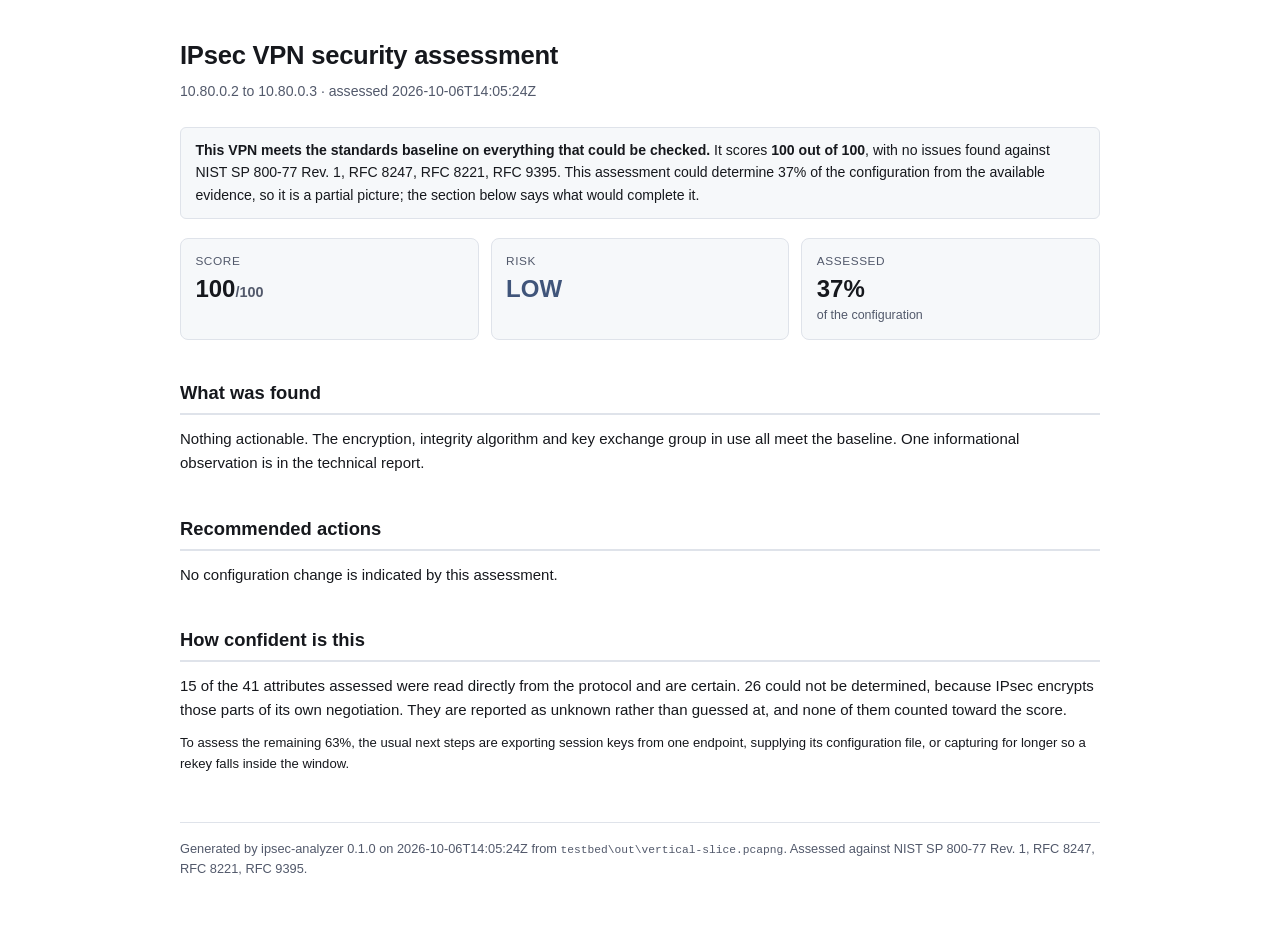
<file: results/vertical-slice-01-executive.html>
<!doctype html>
<html lang="en">
<head>
<meta charset="utf-8">
<meta name="viewport" content="width=device-width, initial-scale=1">
<title>Executive summary - vertical-slice-01</title>
<style>
  /* Self-contained: no web fonts, no CDN, nothing fetched at view time, so the
     report opens on an air-gapped machine (VISION.md principle 6). */
  :root {
    --ink: #16181d;
    --ink-soft: #52596b;
    --line: #dfe3ea;
    --bg: #ffffff;
    --bg-soft: #f6f8fa;
    --critical: #8c1d18;
    --high: #b3400f;
    --medium: #8a6100;
    --low: #40557a;
    --informational: #5a6472;
    --ok: #1a6b4a;
    --observed: #1a6b4a;
    --inferred: #8a6100;
    --assisted: #40557a;
    --unknown: #6b7280;
  }
  * { box-sizing: border-box; }
  body {
    margin: 0 auto; padding: 2.2rem 1.25rem 4rem; max-width: 60rem;
    font: 15px/1.6 -apple-system, BlinkMacSystemFont, "Segoe UI", Roboto, Helvetica, Arial, sans-serif;
    color: var(--ink); background: var(--bg);
  }
  h1 { font-size: 1.6rem; margin: 0 0 .25rem; letter-spacing: -.01em; }
  h2 { font-size: 1.15rem; margin: 2.4rem 0 .75rem; padding-bottom: .35rem;
       border-bottom: 2px solid var(--line); }
  h3 { font-size: .98rem; margin: 1.5rem 0 .5rem; }
  p { margin: .6rem 0; }
  code, .mono { font-family: ui-monospace, SFMono-Regular, Consolas, monospace; font-size: .88em; }
  .sub { color: var(--ink-soft); font-size: .88rem; margin: 0 0 1.5rem; }

  table { width: 100%; border-collapse: collapse; margin: .6rem 0 1rem; font-size: .9rem; }
  th, td { text-align: left; padding: .45rem .6rem; border-bottom: 1px solid var(--line);
           vertical-align: top; }
  th { background: var(--bg-soft); font-weight: 600; font-size: .82rem;
       text-transform: uppercase; letter-spacing: .03em; color: var(--ink-soft); }
  tr:last-child td { border-bottom: none; }

  .cards { display: flex; flex-wrap: wrap; gap: .75rem; margin: 1.2rem 0; }
  .card { flex: 1 1 8.5rem; border: 1px solid var(--line); border-radius: 8px;
          padding: .8rem .9rem; background: var(--bg-soft); }
  .card .k { font-size: .74rem; text-transform: uppercase; letter-spacing: .05em;
             color: var(--ink-soft); margin-bottom: .3rem; }
  .card .v { font-size: 1.5rem; font-weight: 650; line-height: 1.15; }
  .card .n { font-size: .78rem; color: var(--ink-soft); margin-top: .2rem; }

  .pill { display: inline-block; padding: .1rem .45rem; border-radius: 999px;
          font-size: .72rem; font-weight: 650; text-transform: uppercase;
          letter-spacing: .04em; border: 1px solid currentColor; white-space: nowrap; }
  .sev-critical { color: var(--critical); }
  .sev-high { color: var(--high); }
  .sev-medium { color: var(--medium); }
  .sev-low { color: var(--low); }
  .sev-informational { color: var(--informational); }
  .ev-observed { color: var(--observed); }
  .ev-inferred { color: var(--inferred); }
  .ev-assisted { color: var(--assisted); }
  .ev-unknown { color: var(--unknown); }

  .finding { border: 1px solid var(--line); border-left: 4px solid var(--line);
             border-radius: 6px; padding: .8rem 1rem; margin: .7rem 0; }
  .finding.critical { border-left-color: var(--critical); }
  .finding.high { border-left-color: var(--high); }
  .finding.medium { border-left-color: var(--medium); }
  .finding.low { border-left-color: var(--low); }
  .finding.informational { border-left-color: var(--informational); }
  .finding h3 { margin: 0 0 .3rem; font-size: 1rem; }
  .finding .meta { font-size: .8rem; color: var(--ink-soft); margin-bottom: .45rem; }
  .finding dl { margin: .5rem 0 0; font-size: .88rem; }
  .finding dt { font-weight: 650; font-size: .78rem; text-transform: uppercase;
                letter-spacing: .04em; color: var(--ink-soft); margin-top: .5rem; }
  .finding dd { margin: .12rem 0 0; }

  .note { background: var(--bg-soft); border: 1px solid var(--line); border-radius: 6px;
          padding: .7rem .9rem; margin: 1rem 0; font-size: .88rem; }
  .muted { color: var(--ink-soft); }
  .small { font-size: .82rem; }
  ul.tight { margin: .4rem 0; padding-left: 1.2rem; }
  ul.tight li { margin: .18rem 0; }
  footer { margin-top: 3rem; padding-top: 1rem; border-top: 1px solid var(--line);
           font-size: .8rem; color: var(--ink-soft); }

  @media print {
    body { max-width: none; padding: 0; font-size: 11pt; }
    h2 { page-break-after: avoid; }
    .finding, table { page-break-inside: avoid; }
  }
</style>
</head>
<body>
<h1>IPsec VPN security assessment</h1>
<p class="sub">
  10.80.0.2 to 10.80.0.3 &middot;
  assessed 2026-10-06T14:05:24Z
</p>

<div class="note">
  <p style="margin:0">
    <strong>This VPN meets the standards baseline on everything that could be checked.</strong>
  It scores <strong>100 out of 100</strong>, with
no issues  found against NIST SP 800-77 Rev. 1, RFC 8247, RFC 8221, RFC 9395.
    This assessment could determine 37% of the configuration
    from the available evidence, so it is a partial picture; the section below says
    what would complete it.
  </p>
</div>

<div class="cards">
  <div class="card">
    <div class="k">Score</div>
    <div class="v">100<span class="muted" style="font-size:.9rem">/100</span></div>
  </div>
  <div class="card">
    <div class="k">Risk</div>
    <div class="v sev-low">LOW</div>
  </div>
  <div class="card">
    <div class="k">Assessed</div>
    <div class="v">37%</div>
    <div class="n">of the configuration</div>
  </div>
</div>

<h2>What was found</h2>
  <p>
    Nothing actionable. The encryption, integrity algorithm and key exchange group
    in use all meet the baseline.
      One informational observation is in the technical report.
  </p>

<h2>Recommended actions</h2>
<p>No configuration change is indicated by this assessment.</p>

<h2>How confident is this</h2>
<p>
  15 of the
  41 attributes assessed were read directly from the protocol and
  are certain.
    26 could not be determined, because IPsec encrypts
    those parts of its own negotiation. They are reported as unknown rather than
    guessed at, and none of them counted toward the score.
</p>
<p class="small">
  To assess the remaining 63%, the usual next steps are
  exporting session keys from one endpoint, supplying its configuration file, or
  capturing for longer so a rekey falls inside the window.
</p>
<footer>
  Generated by ipsec-analyzer 0.1.0
  on 2026-10-06T14:05:24Z from
  <span class="mono">testbed\out\vertical-slice.pcapng</span>.
  Assessed against NIST SP 800-77 Rev. 1, RFC 8247, RFC 8221, RFC 9395.
</footer>
</body>
</html>
</file>
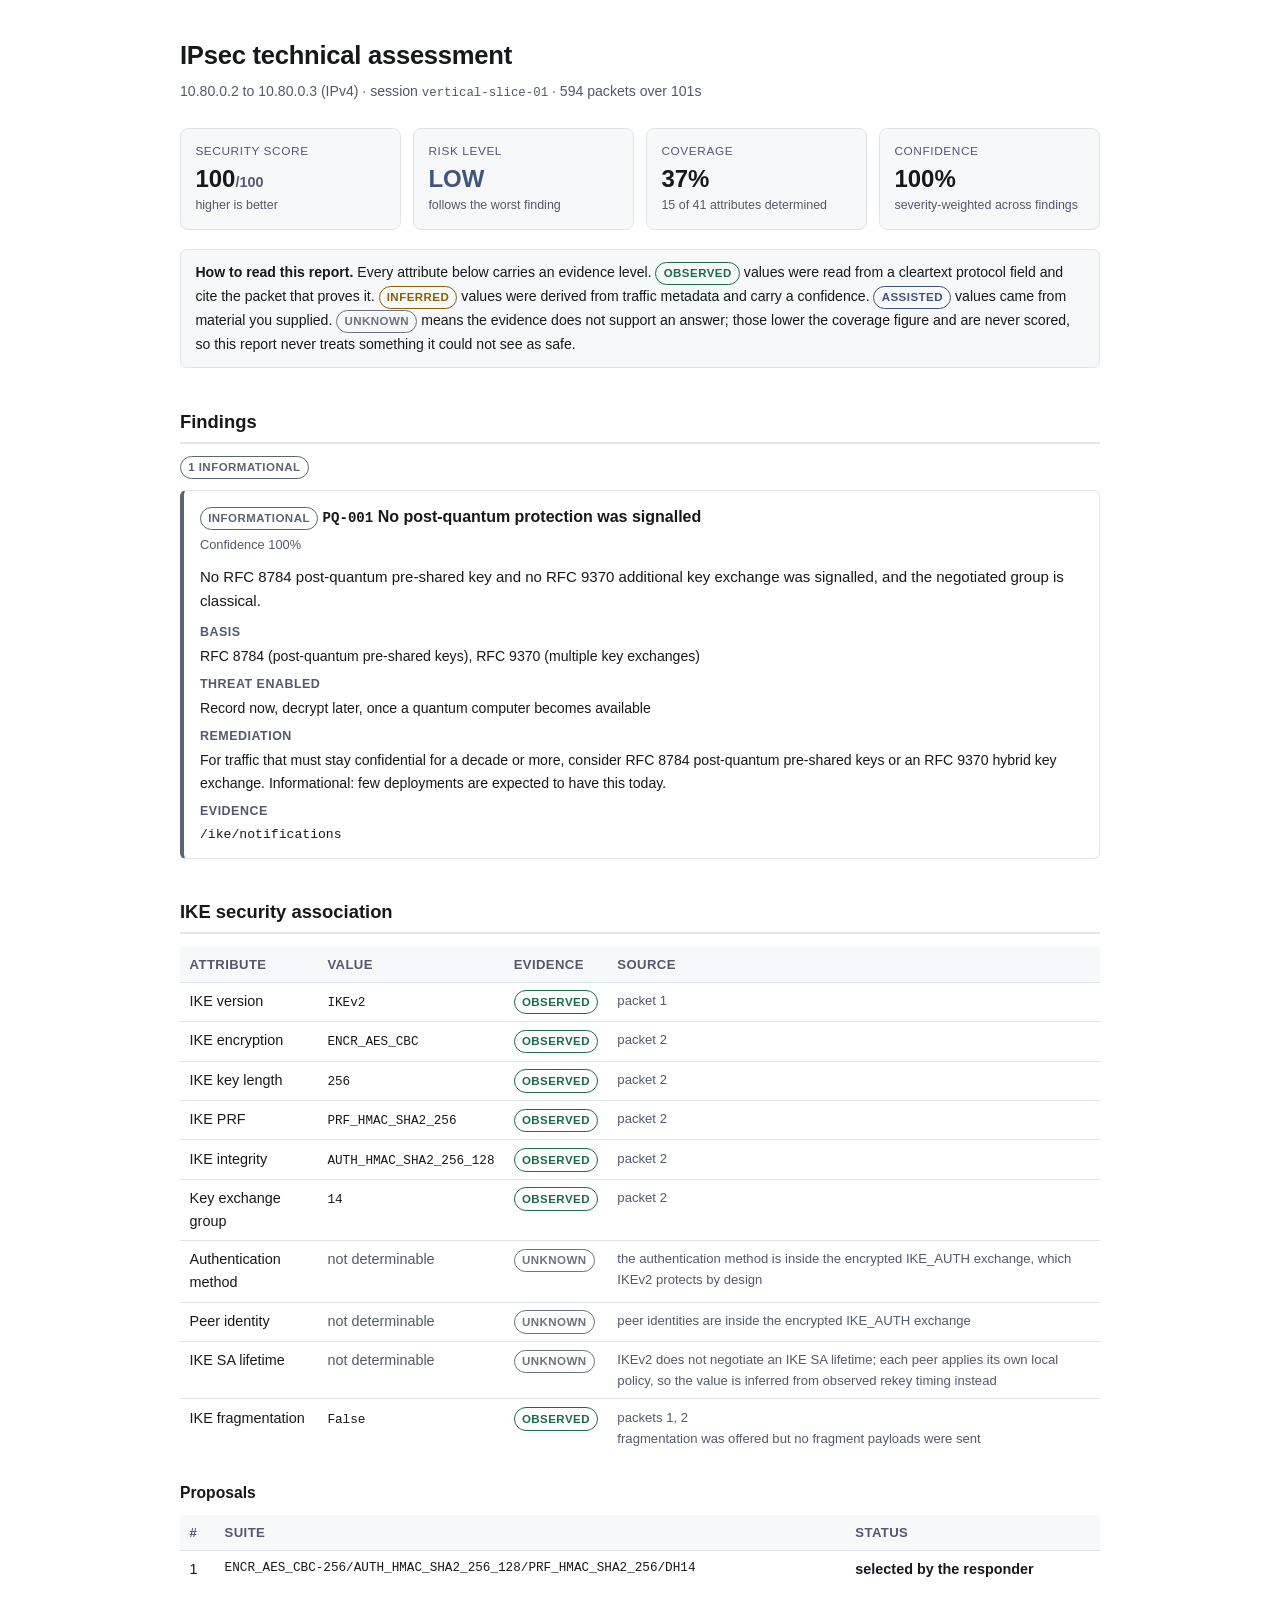
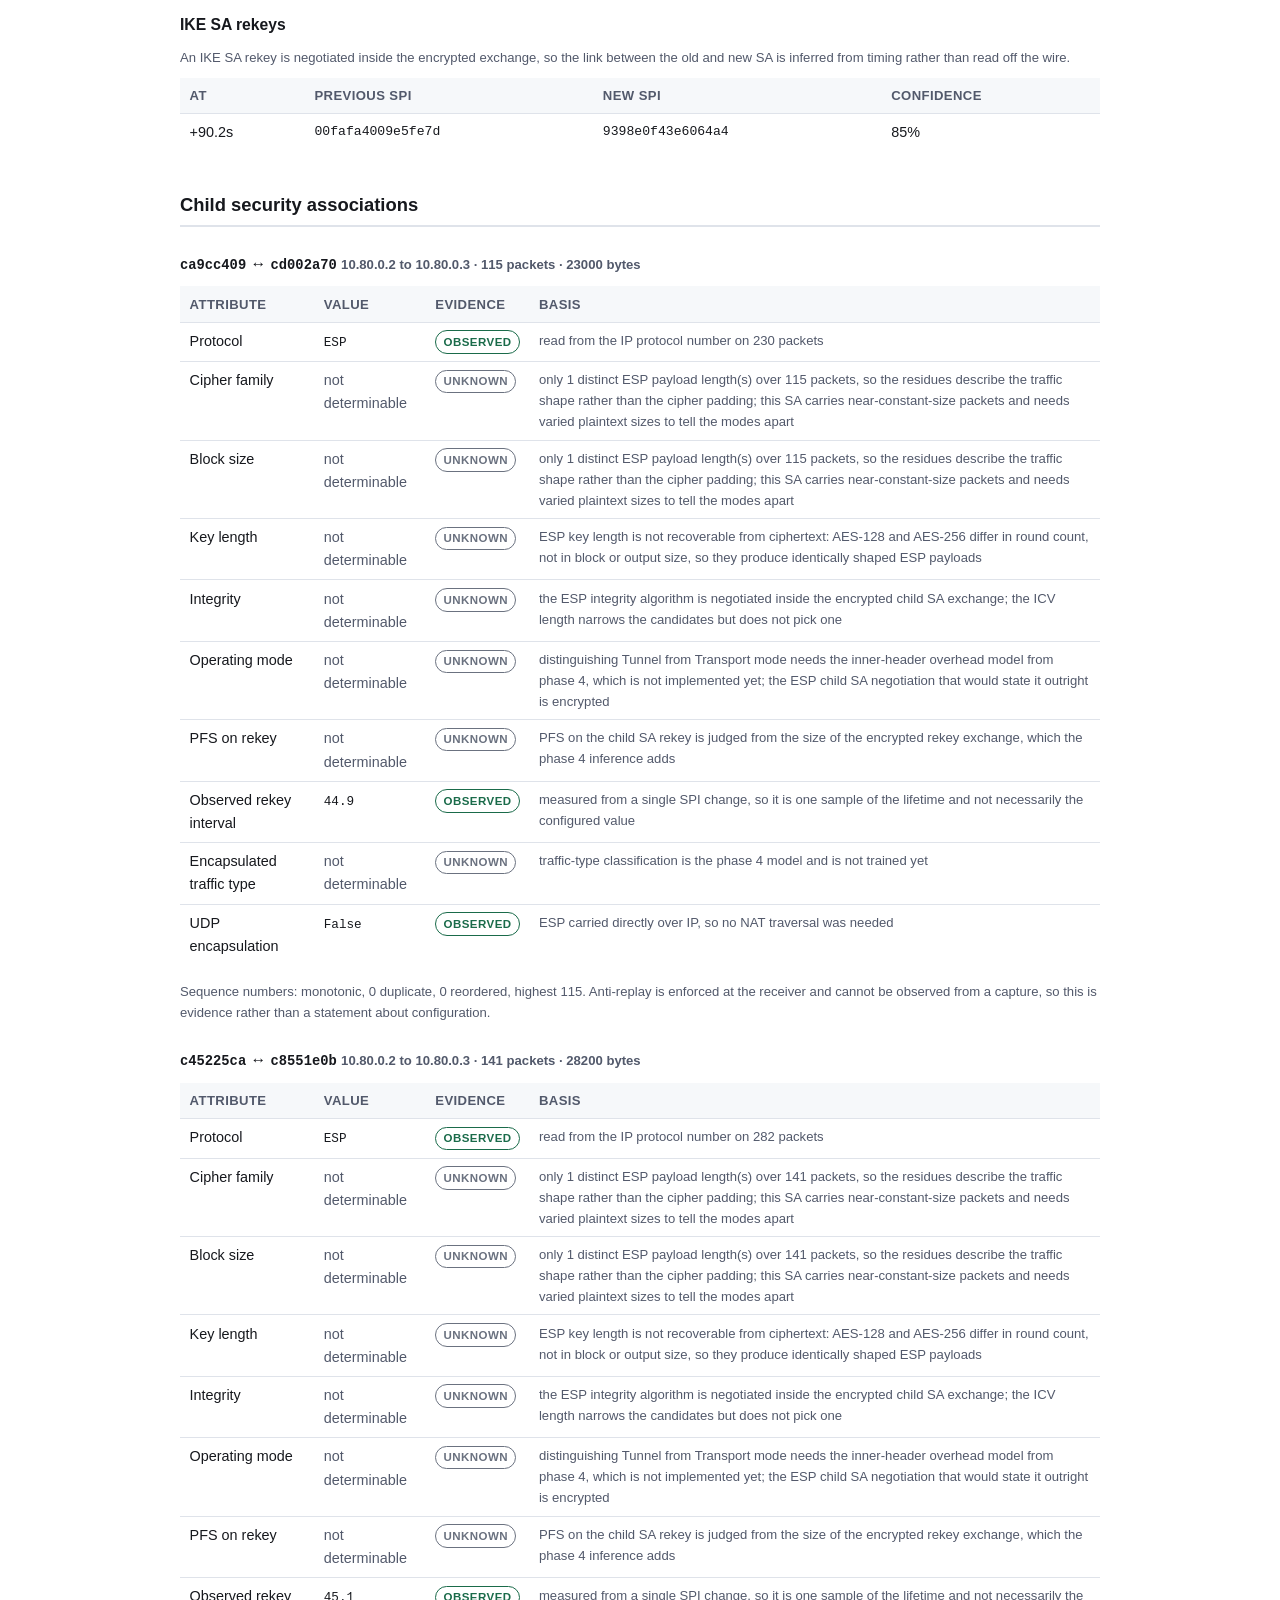
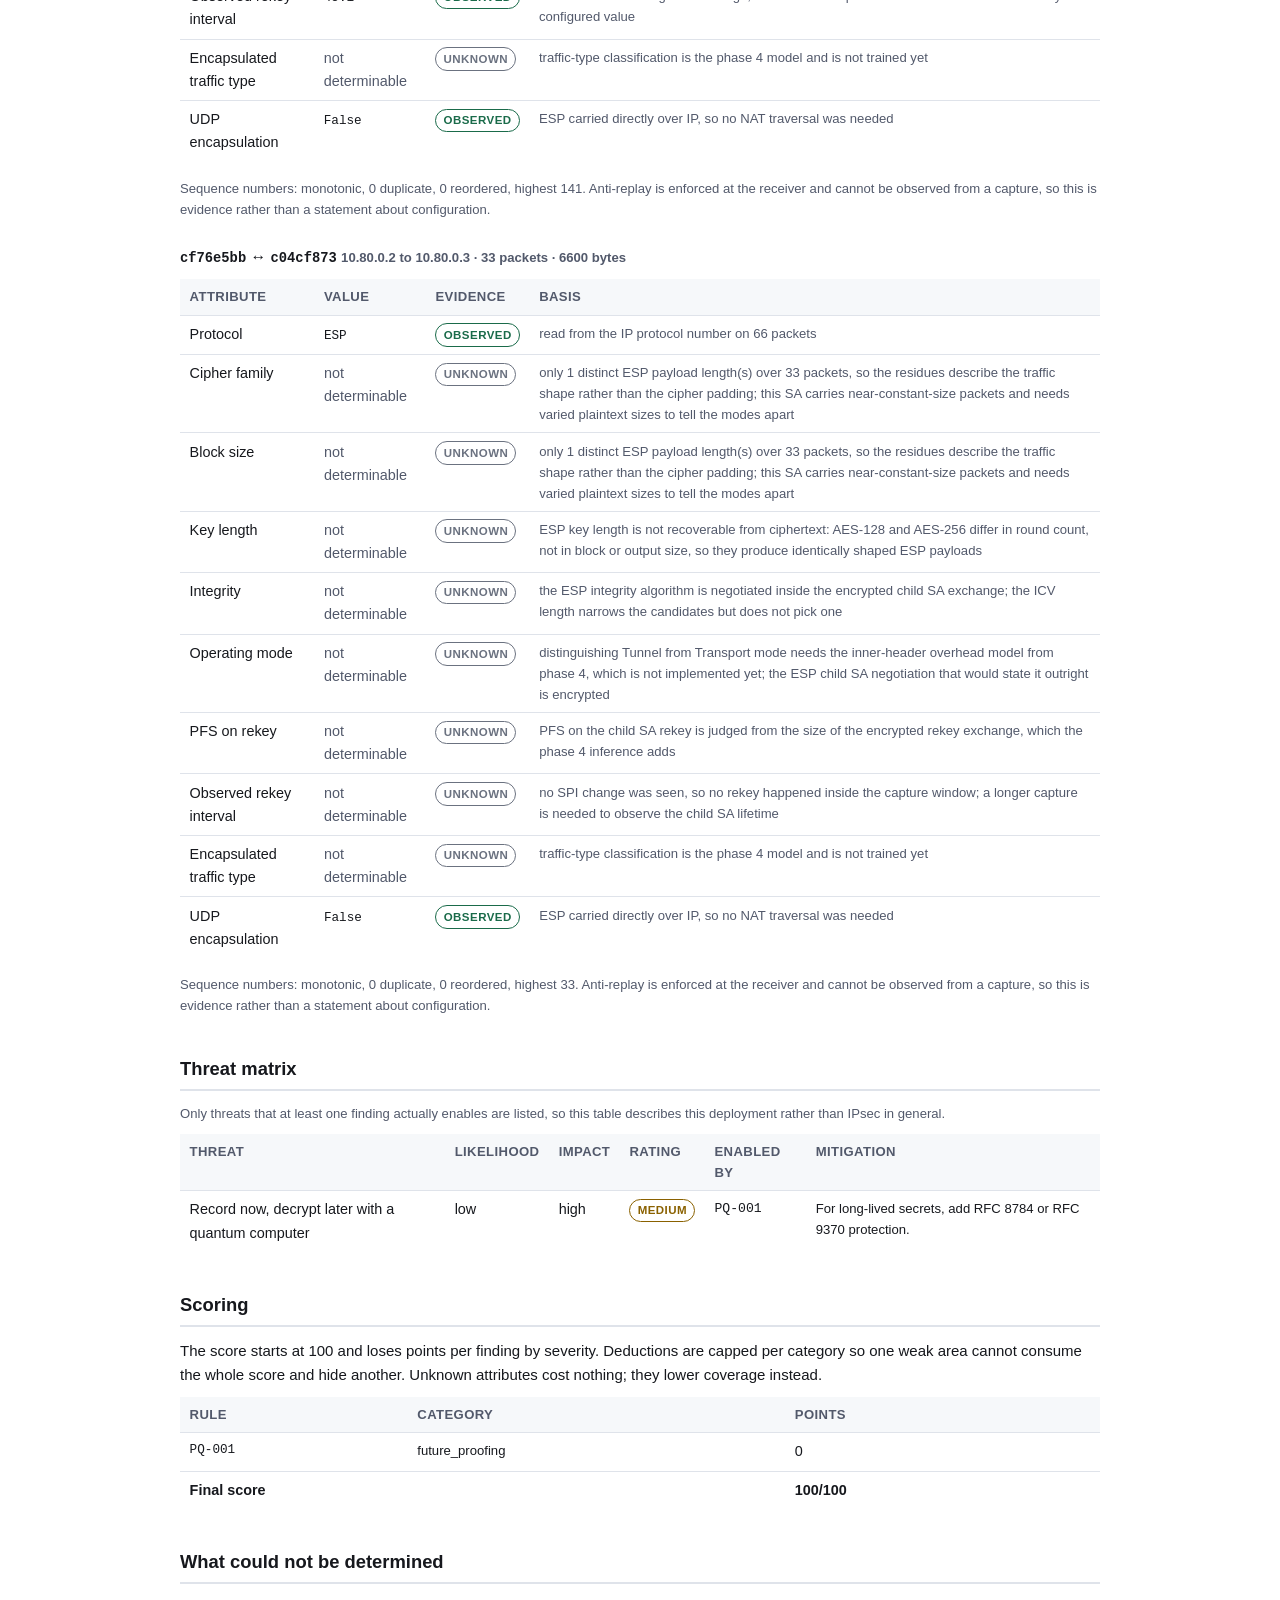
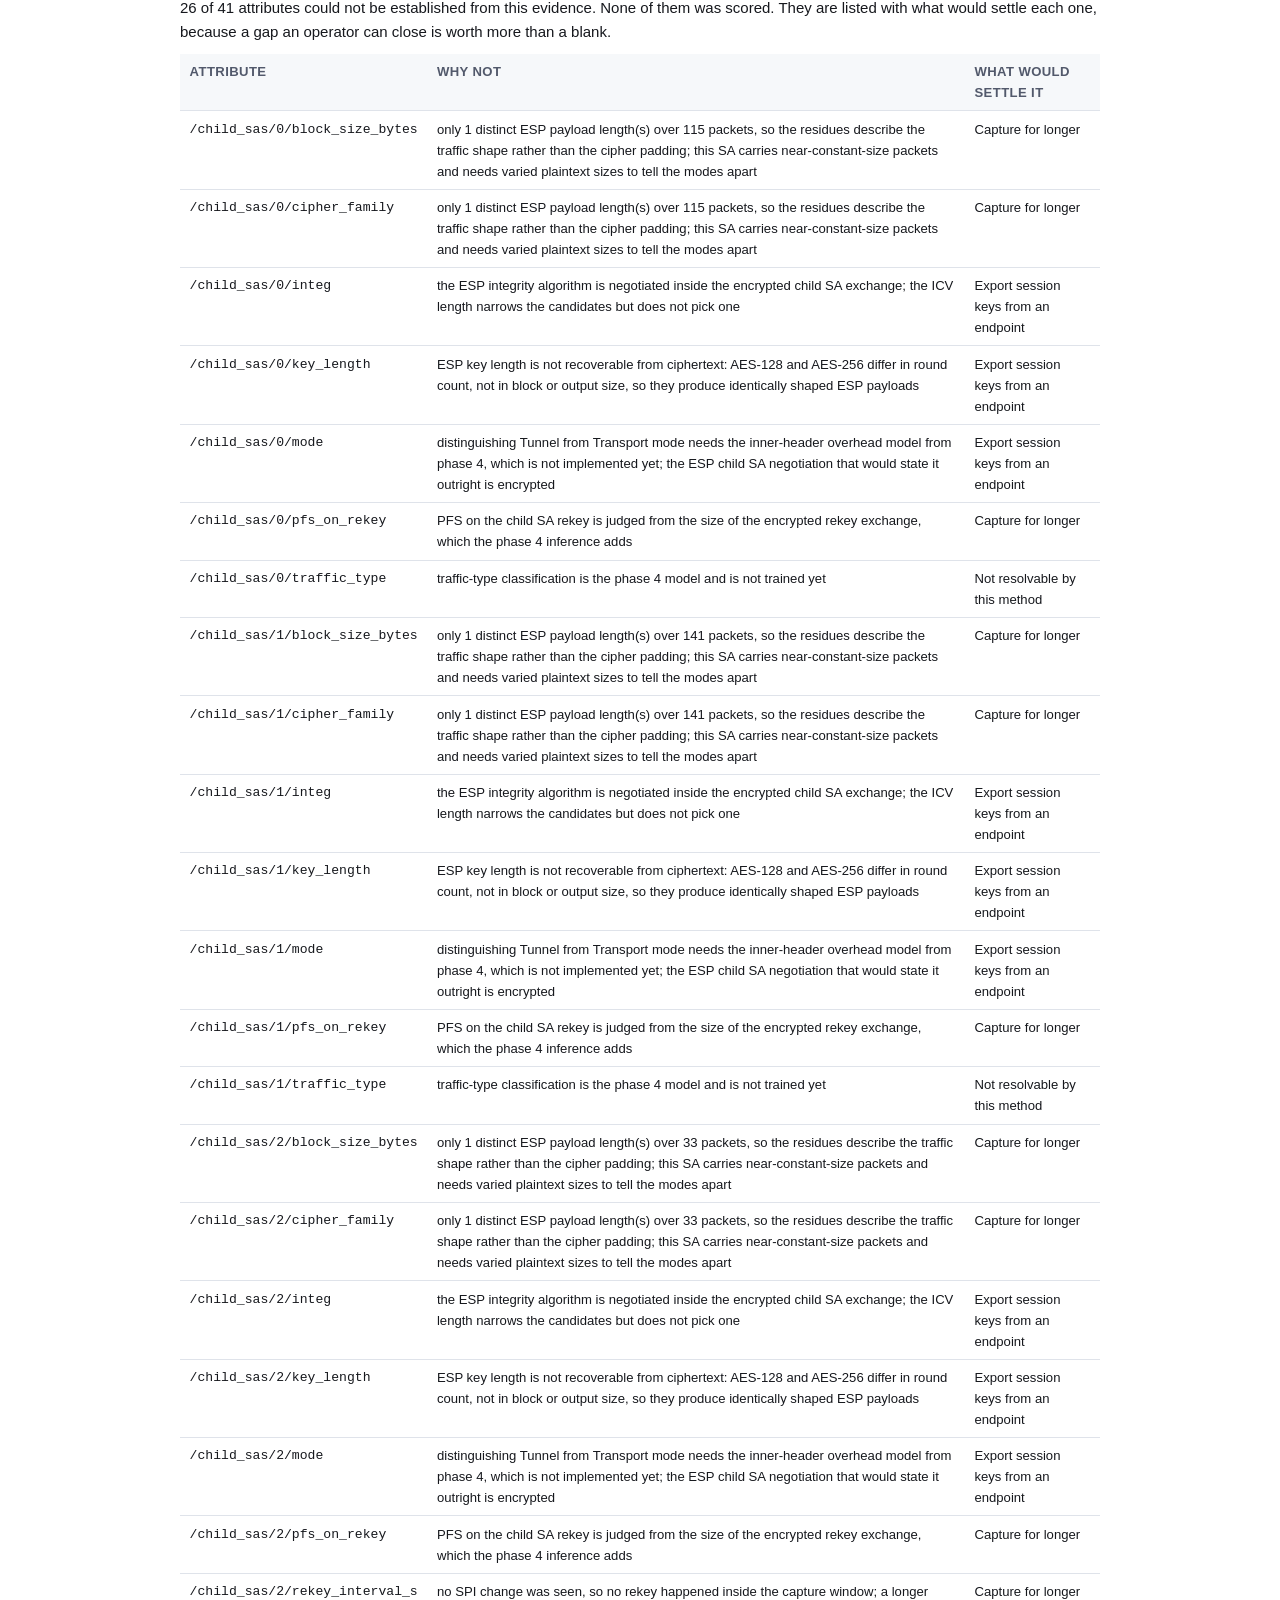
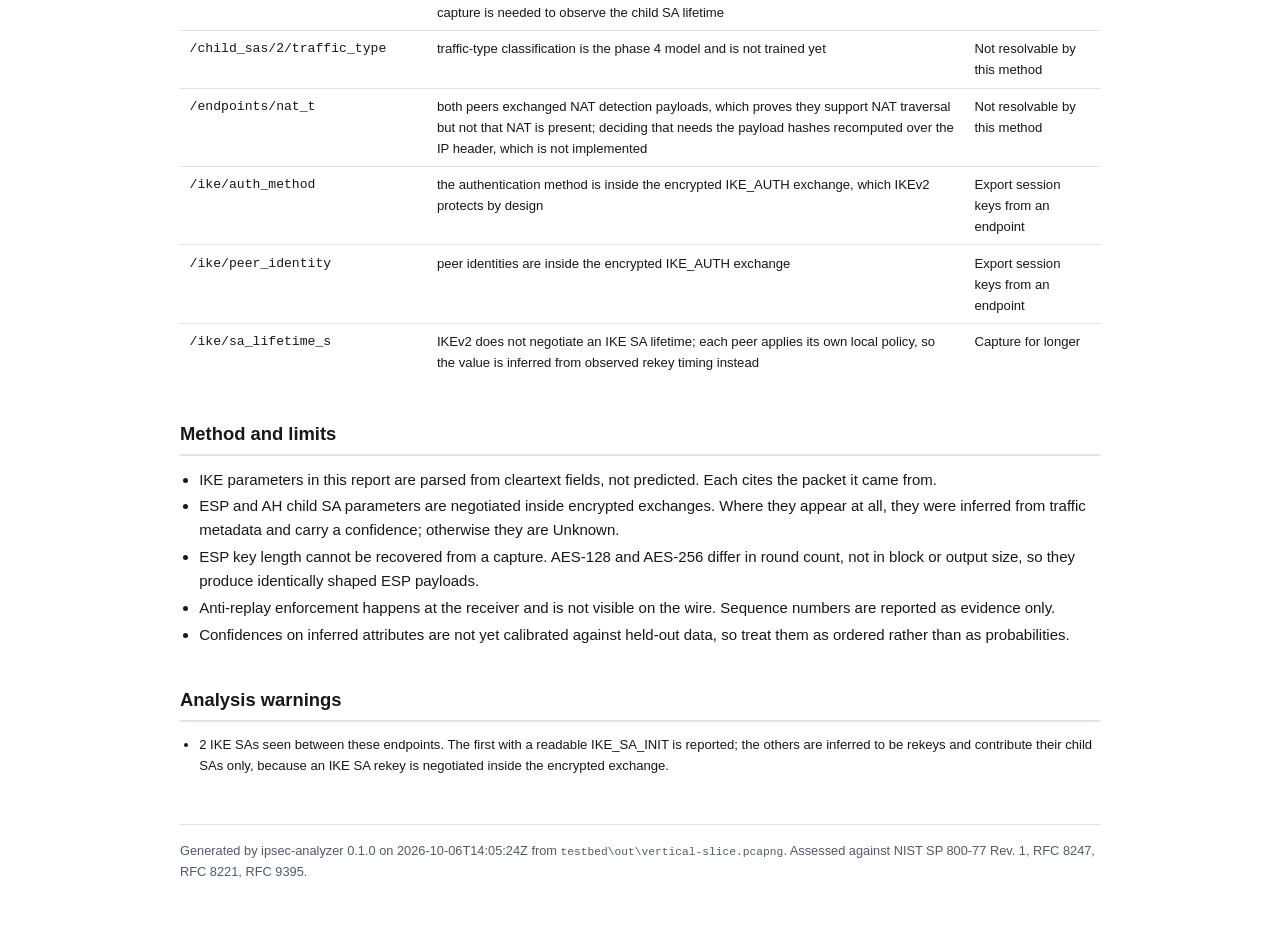
<file: results/vertical-slice-01-technical.html>
<!doctype html>
<html lang="en">
<head>
<meta charset="utf-8">
<meta name="viewport" content="width=device-width, initial-scale=1">
<title>Technical assessment - vertical-slice-01</title>
<style>
  /* Self-contained: no web fonts, no CDN, nothing fetched at view time, so the
     report opens on an air-gapped machine (VISION.md principle 6). */
  :root {
    --ink: #16181d;
    --ink-soft: #52596b;
    --line: #dfe3ea;
    --bg: #ffffff;
    --bg-soft: #f6f8fa;
    --critical: #8c1d18;
    --high: #b3400f;
    --medium: #8a6100;
    --low: #40557a;
    --informational: #5a6472;
    --ok: #1a6b4a;
    --observed: #1a6b4a;
    --inferred: #8a6100;
    --assisted: #40557a;
    --unknown: #6b7280;
  }
  * { box-sizing: border-box; }
  body {
    margin: 0 auto; padding: 2.2rem 1.25rem 4rem; max-width: 60rem;
    font: 15px/1.6 -apple-system, BlinkMacSystemFont, "Segoe UI", Roboto, Helvetica, Arial, sans-serif;
    color: var(--ink); background: var(--bg);
  }
  h1 { font-size: 1.6rem; margin: 0 0 .25rem; letter-spacing: -.01em; }
  h2 { font-size: 1.15rem; margin: 2.4rem 0 .75rem; padding-bottom: .35rem;
       border-bottom: 2px solid var(--line); }
  h3 { font-size: .98rem; margin: 1.5rem 0 .5rem; }
  p { margin: .6rem 0; }
  code, .mono { font-family: ui-monospace, SFMono-Regular, Consolas, monospace; font-size: .88em; }
  .sub { color: var(--ink-soft); font-size: .88rem; margin: 0 0 1.5rem; }

  table { width: 100%; border-collapse: collapse; margin: .6rem 0 1rem; font-size: .9rem; }
  th, td { text-align: left; padding: .45rem .6rem; border-bottom: 1px solid var(--line);
           vertical-align: top; }
  th { background: var(--bg-soft); font-weight: 600; font-size: .82rem;
       text-transform: uppercase; letter-spacing: .03em; color: var(--ink-soft); }
  tr:last-child td { border-bottom: none; }

  .cards { display: flex; flex-wrap: wrap; gap: .75rem; margin: 1.2rem 0; }
  .card { flex: 1 1 8.5rem; border: 1px solid var(--line); border-radius: 8px;
          padding: .8rem .9rem; background: var(--bg-soft); }
  .card .k { font-size: .74rem; text-transform: uppercase; letter-spacing: .05em;
             color: var(--ink-soft); margin-bottom: .3rem; }
  .card .v { font-size: 1.5rem; font-weight: 650; line-height: 1.15; }
  .card .n { font-size: .78rem; color: var(--ink-soft); margin-top: .2rem; }

  .pill { display: inline-block; padding: .1rem .45rem; border-radius: 999px;
          font-size: .72rem; font-weight: 650; text-transform: uppercase;
          letter-spacing: .04em; border: 1px solid currentColor; white-space: nowrap; }
  .sev-critical { color: var(--critical); }
  .sev-high { color: var(--high); }
  .sev-medium { color: var(--medium); }
  .sev-low { color: var(--low); }
  .sev-informational { color: var(--informational); }
  .ev-observed { color: var(--observed); }
  .ev-inferred { color: var(--inferred); }
  .ev-assisted { color: var(--assisted); }
  .ev-unknown { color: var(--unknown); }

  .finding { border: 1px solid var(--line); border-left: 4px solid var(--line);
             border-radius: 6px; padding: .8rem 1rem; margin: .7rem 0; }
  .finding.critical { border-left-color: var(--critical); }
  .finding.high { border-left-color: var(--high); }
  .finding.medium { border-left-color: var(--medium); }
  .finding.low { border-left-color: var(--low); }
  .finding.informational { border-left-color: var(--informational); }
  .finding h3 { margin: 0 0 .3rem; font-size: 1rem; }
  .finding .meta { font-size: .8rem; color: var(--ink-soft); margin-bottom: .45rem; }
  .finding dl { margin: .5rem 0 0; font-size: .88rem; }
  .finding dt { font-weight: 650; font-size: .78rem; text-transform: uppercase;
                letter-spacing: .04em; color: var(--ink-soft); margin-top: .5rem; }
  .finding dd { margin: .12rem 0 0; }

  .note { background: var(--bg-soft); border: 1px solid var(--line); border-radius: 6px;
          padding: .7rem .9rem; margin: 1rem 0; font-size: .88rem; }
  .muted { color: var(--ink-soft); }
  .small { font-size: .82rem; }
  ul.tight { margin: .4rem 0; padding-left: 1.2rem; }
  ul.tight li { margin: .18rem 0; }
  footer { margin-top: 3rem; padding-top: 1rem; border-top: 1px solid var(--line);
           font-size: .8rem; color: var(--ink-soft); }

  @media print {
    body { max-width: none; padding: 0; font-size: 11pt; }
    h2 { page-break-after: avoid; }
    .finding, table { page-break-inside: avoid; }
  }
</style>
</head>
<body>
<h1>IPsec technical assessment</h1>
<p class="sub">
  10.80.0.2 to 10.80.0.3
  (IPv4) &middot; session
  <span class="mono">vertical-slice-01</span> &middot;
  594 packets over
  101s
</p>

<div class="cards">
  <div class="card">
    <div class="k">Security score</div>
    <div class="v">100<span class="muted" style="font-size:.9rem">/100</span></div>
    <div class="n">higher is better</div>
  </div>
  <div class="card">
    <div class="k">Risk level</div>
    <div class="v sev-low">LOW</div>
    <div class="n">follows the worst finding</div>
  </div>
  <div class="card">
    <div class="k">Coverage</div>
    <div class="v">37%</div>
    <div class="n">15 of 41 attributes determined</div>
  </div>
  <div class="card">
    <div class="k">Confidence</div>
    <div class="v">100%</div>
    <div class="n">severity-weighted across findings</div>
  </div>
</div>

<div class="note">
  <strong>How to read this report.</strong> Every attribute below carries an evidence
  level. <span class="pill ev-observed">Observed</span> values were read from a
  cleartext protocol field and cite the packet that proves it.
  <span class="pill ev-inferred">Inferred</span> values were derived from traffic
  metadata and carry a confidence.
  <span class="pill ev-assisted">Assisted</span> values came from material you
  supplied. <span class="pill ev-unknown">Unknown</span> means the evidence does not
  support an answer; those lower the coverage figure and are never scored, so this
  report never treats something it could not see as safe.
</div>

<h2>Findings</h2>
  <p class="small muted">
      <span class="pill sev-informational">1 informational</span>
  </p>
  <div class="finding informational">
    <h3>
      <span class="pill sev-informational">informational</span>
      <span class="mono">PQ-001</span> No post-quantum protection was signalled
    </h3>
    <div class="meta">
      Confidence 100%
    </div>
<p>No RFC 8784 post-quantum pre-shared key and no RFC 9370 additional key exchange was signalled, and the negotiated group is classical.</p>    <dl>
      <dt>Basis</dt><dd>RFC 8784 (post-quantum pre-shared keys), RFC 9370 (multiple key exchanges)</dd>
<dt>Threat enabled</dt><dd>Record now, decrypt later, once a quantum computer becomes available</dd><dt>Remediation</dt><dd>For traffic that must stay confidential for a decade or more, consider RFC 8784 post-quantum pre-shared keys or an RFC 9370 hybrid key exchange. Informational: few deployments are expected to have this today.</dd>      <dt>Evidence</dt>
      <dd class="mono small">/ike/notifications</dd>
    </dl>
  </div>

<h2>IKE security association</h2>
<table>
  <thead>
    <tr><th>Attribute</th><th>Value</th><th>Evidence</th><th>Source</th></tr>
  </thead>
  <tbody>
    <tr>
      <td>IKE version</td>
      <td>
          <span class="mono">IKEv2</span>
      </td>
      <td><span class="pill ev-observed">Observed</span></td>
      <td class="small muted">
packet
          1      </td>
    </tr>
    <tr>
      <td>IKE encryption</td>
      <td>
          <span class="mono">ENCR_AES_CBC</span>
      </td>
      <td><span class="pill ev-observed">Observed</span></td>
      <td class="small muted">
packet
          2      </td>
    </tr>
    <tr>
      <td>IKE key length</td>
      <td>
          <span class="mono">256</span>
      </td>
      <td><span class="pill ev-observed">Observed</span></td>
      <td class="small muted">
packet
          2      </td>
    </tr>
    <tr>
      <td>IKE PRF</td>
      <td>
          <span class="mono">PRF_HMAC_SHA2_256</span>
      </td>
      <td><span class="pill ev-observed">Observed</span></td>
      <td class="small muted">
packet
          2      </td>
    </tr>
    <tr>
      <td>IKE integrity</td>
      <td>
          <span class="mono">AUTH_HMAC_SHA2_256_128</span>
      </td>
      <td><span class="pill ev-observed">Observed</span></td>
      <td class="small muted">
packet
          2      </td>
    </tr>
    <tr>
      <td>Key exchange group</td>
      <td>
          <span class="mono">14</span>
      </td>
      <td><span class="pill ev-observed">Observed</span></td>
      <td class="small muted">
packet
          2      </td>
    </tr>
    <tr>
      <td>Authentication method</td>
      <td>
          <span class="muted">not determinable</span>
      </td>
      <td><span class="pill ev-unknown">Unknown</span></td>
      <td class="small muted">
the authentication method is inside the encrypted IKE_AUTH exchange, which IKEv2 protects by design      </td>
    </tr>
    <tr>
      <td>Peer identity</td>
      <td>
          <span class="muted">not determinable</span>
      </td>
      <td><span class="pill ev-unknown">Unknown</span></td>
      <td class="small muted">
peer identities are inside the encrypted IKE_AUTH exchange      </td>
    </tr>
    <tr>
      <td>IKE SA lifetime</td>
      <td>
          <span class="muted">not determinable</span>
      </td>
      <td><span class="pill ev-unknown">Unknown</span></td>
      <td class="small muted">
IKEv2 does not negotiate an IKE SA lifetime; each peer applies its own local policy, so the value is inferred from observed rekey timing instead      </td>
    </tr>
    <tr>
      <td>IKE fragmentation</td>
      <td>
          <span class="mono">False</span>
      </td>
      <td><span class="pill ev-observed">Observed</span></td>
      <td class="small muted">
packets
          1, 2<br>fragmentation was offered but no fragment payloads were sent      </td>
    </tr>
  </tbody>
</table>

<h3>Proposals</h3>
<table>
  <thead><tr><th>#</th><th>Suite</th><th>Status</th></tr></thead>
  <tbody>
    <tr>
      <td>1</td>
      <td class="mono">ENCR_AES_CBC-256/AUTH_HMAC_SHA2_256_128/PRF_HMAC_SHA2_256/DH14</td>
      <td>
          <strong>selected by the responder</strong>
      </td>
    </tr>
  </tbody>
</table>

<h3>IKE SA rekeys</h3>
<p class="small muted">
  An IKE SA rekey is negotiated inside the encrypted exchange, so the link between
  the old and new SA is inferred from timing rather than read off the wire.
</p>
<table>
  <thead><tr><th>At</th><th>Previous SPI</th><th>New SPI</th><th>Confidence</th></tr></thead>
  <tbody>
    <tr>
      <td>+90.2s</td>
      <td class="mono small">00fafa4009e5fe7d</td>
      <td class="mono small">9398e0f43e6064a4</td>
      <td>85%</td>
    </tr>
  </tbody>
</table>

<h2>Child security associations</h2>
  <h3>
    <span class="mono">ca9cc409</span>
      &harr; <span class="mono">cd002a70</span>
    <span class="small muted">
      10.80.0.2 to 10.80.0.3 &middot; 115 packets &middot;
      23000 bytes
    </span>
  </h3>
  <table>
    <thead><tr><th>Attribute</th><th>Value</th><th>Evidence</th><th>Basis</th></tr></thead>
    <tbody>
      <tr>
        <td>Protocol</td>
        <td>
            <span class="mono">ESP</span>
        </td>
        <td><span class="pill ev-observed">Observed</span></td>
        <td class="small muted">
read from the IP protocol number on 230 packets        </td>
      </tr>
      <tr>
        <td>Cipher family</td>
        <td>
            <span class="muted">not determinable</span>
        </td>
        <td><span class="pill ev-unknown">Unknown</span></td>
        <td class="small muted">
only 1 distinct ESP payload length(s) over 115 packets, so the residues describe the traffic shape rather than the cipher padding; this SA carries near-constant-size packets and needs varied plaintext sizes to tell the modes apart        </td>
      </tr>
      <tr>
        <td>Block size</td>
        <td>
            <span class="muted">not determinable</span>
        </td>
        <td><span class="pill ev-unknown">Unknown</span></td>
        <td class="small muted">
only 1 distinct ESP payload length(s) over 115 packets, so the residues describe the traffic shape rather than the cipher padding; this SA carries near-constant-size packets and needs varied plaintext sizes to tell the modes apart        </td>
      </tr>
      <tr>
        <td>Key length</td>
        <td>
            <span class="muted">not determinable</span>
        </td>
        <td><span class="pill ev-unknown">Unknown</span></td>
        <td class="small muted">
ESP key length is not recoverable from ciphertext: AES-128 and AES-256 differ in round count, not in block or output size, so they produce identically shaped ESP payloads        </td>
      </tr>
      <tr>
        <td>Integrity</td>
        <td>
            <span class="muted">not determinable</span>
        </td>
        <td><span class="pill ev-unknown">Unknown</span></td>
        <td class="small muted">
the ESP integrity algorithm is negotiated inside the encrypted child SA exchange; the ICV length narrows the candidates but does not pick one        </td>
      </tr>
      <tr>
        <td>Operating mode</td>
        <td>
            <span class="muted">not determinable</span>
        </td>
        <td><span class="pill ev-unknown">Unknown</span></td>
        <td class="small muted">
distinguishing Tunnel from Transport mode needs the inner-header overhead model from phase 4, which is not implemented yet; the ESP child SA negotiation that would state it outright is encrypted        </td>
      </tr>
      <tr>
        <td>PFS on rekey</td>
        <td>
            <span class="muted">not determinable</span>
        </td>
        <td><span class="pill ev-unknown">Unknown</span></td>
        <td class="small muted">
PFS on the child SA rekey is judged from the size of the encrypted rekey exchange, which the phase 4 inference adds        </td>
      </tr>
      <tr>
        <td>Observed rekey interval</td>
        <td>
            <span class="mono">44.9</span>
        </td>
        <td><span class="pill ev-observed">Observed</span></td>
        <td class="small muted">
measured from a single SPI change, so it is one sample of the lifetime and not necessarily the configured value        </td>
      </tr>
      <tr>
        <td>Encapsulated traffic type</td>
        <td>
            <span class="muted">not determinable</span>
        </td>
        <td><span class="pill ev-unknown">Unknown</span></td>
        <td class="small muted">
traffic-type classification is the phase 4 model and is not trained yet        </td>
      </tr>
      <tr>
        <td>UDP encapsulation</td>
        <td>
            <span class="mono">False</span>
        </td>
        <td><span class="pill ev-observed">Observed</span></td>
        <td class="small muted">
ESP carried directly over IP, so no NAT traversal was needed        </td>
      </tr>
    </tbody>
  </table>
  <p class="small muted">
    Sequence numbers:
    monotonic,
    0 duplicate,
    0 reordered,
    highest 115.
    Anti-replay is enforced at the receiver and cannot be observed from a
    capture, so this is evidence rather than a statement about configuration.
  </p>
  <h3>
    <span class="mono">c45225ca</span>
      &harr; <span class="mono">c8551e0b</span>
    <span class="small muted">
      10.80.0.2 to 10.80.0.3 &middot; 141 packets &middot;
      28200 bytes
    </span>
  </h3>
  <table>
    <thead><tr><th>Attribute</th><th>Value</th><th>Evidence</th><th>Basis</th></tr></thead>
    <tbody>
      <tr>
        <td>Protocol</td>
        <td>
            <span class="mono">ESP</span>
        </td>
        <td><span class="pill ev-observed">Observed</span></td>
        <td class="small muted">
read from the IP protocol number on 282 packets        </td>
      </tr>
      <tr>
        <td>Cipher family</td>
        <td>
            <span class="muted">not determinable</span>
        </td>
        <td><span class="pill ev-unknown">Unknown</span></td>
        <td class="small muted">
only 1 distinct ESP payload length(s) over 141 packets, so the residues describe the traffic shape rather than the cipher padding; this SA carries near-constant-size packets and needs varied plaintext sizes to tell the modes apart        </td>
      </tr>
      <tr>
        <td>Block size</td>
        <td>
            <span class="muted">not determinable</span>
        </td>
        <td><span class="pill ev-unknown">Unknown</span></td>
        <td class="small muted">
only 1 distinct ESP payload length(s) over 141 packets, so the residues describe the traffic shape rather than the cipher padding; this SA carries near-constant-size packets and needs varied plaintext sizes to tell the modes apart        </td>
      </tr>
      <tr>
        <td>Key length</td>
        <td>
            <span class="muted">not determinable</span>
        </td>
        <td><span class="pill ev-unknown">Unknown</span></td>
        <td class="small muted">
ESP key length is not recoverable from ciphertext: AES-128 and AES-256 differ in round count, not in block or output size, so they produce identically shaped ESP payloads        </td>
      </tr>
      <tr>
        <td>Integrity</td>
        <td>
            <span class="muted">not determinable</span>
        </td>
        <td><span class="pill ev-unknown">Unknown</span></td>
        <td class="small muted">
the ESP integrity algorithm is negotiated inside the encrypted child SA exchange; the ICV length narrows the candidates but does not pick one        </td>
      </tr>
      <tr>
        <td>Operating mode</td>
        <td>
            <span class="muted">not determinable</span>
        </td>
        <td><span class="pill ev-unknown">Unknown</span></td>
        <td class="small muted">
distinguishing Tunnel from Transport mode needs the inner-header overhead model from phase 4, which is not implemented yet; the ESP child SA negotiation that would state it outright is encrypted        </td>
      </tr>
      <tr>
        <td>PFS on rekey</td>
        <td>
            <span class="muted">not determinable</span>
        </td>
        <td><span class="pill ev-unknown">Unknown</span></td>
        <td class="small muted">
PFS on the child SA rekey is judged from the size of the encrypted rekey exchange, which the phase 4 inference adds        </td>
      </tr>
      <tr>
        <td>Observed rekey interval</td>
        <td>
            <span class="mono">45.1</span>
        </td>
        <td><span class="pill ev-observed">Observed</span></td>
        <td class="small muted">
measured from a single SPI change, so it is one sample of the lifetime and not necessarily the configured value        </td>
      </tr>
      <tr>
        <td>Encapsulated traffic type</td>
        <td>
            <span class="muted">not determinable</span>
        </td>
        <td><span class="pill ev-unknown">Unknown</span></td>
        <td class="small muted">
traffic-type classification is the phase 4 model and is not trained yet        </td>
      </tr>
      <tr>
        <td>UDP encapsulation</td>
        <td>
            <span class="mono">False</span>
        </td>
        <td><span class="pill ev-observed">Observed</span></td>
        <td class="small muted">
ESP carried directly over IP, so no NAT traversal was needed        </td>
      </tr>
    </tbody>
  </table>
  <p class="small muted">
    Sequence numbers:
    monotonic,
    0 duplicate,
    0 reordered,
    highest 141.
    Anti-replay is enforced at the receiver and cannot be observed from a
    capture, so this is evidence rather than a statement about configuration.
  </p>
  <h3>
    <span class="mono">cf76e5bb</span>
      &harr; <span class="mono">c04cf873</span>
    <span class="small muted">
      10.80.0.2 to 10.80.0.3 &middot; 33 packets &middot;
      6600 bytes
    </span>
  </h3>
  <table>
    <thead><tr><th>Attribute</th><th>Value</th><th>Evidence</th><th>Basis</th></tr></thead>
    <tbody>
      <tr>
        <td>Protocol</td>
        <td>
            <span class="mono">ESP</span>
        </td>
        <td><span class="pill ev-observed">Observed</span></td>
        <td class="small muted">
read from the IP protocol number on 66 packets        </td>
      </tr>
      <tr>
        <td>Cipher family</td>
        <td>
            <span class="muted">not determinable</span>
        </td>
        <td><span class="pill ev-unknown">Unknown</span></td>
        <td class="small muted">
only 1 distinct ESP payload length(s) over 33 packets, so the residues describe the traffic shape rather than the cipher padding; this SA carries near-constant-size packets and needs varied plaintext sizes to tell the modes apart        </td>
      </tr>
      <tr>
        <td>Block size</td>
        <td>
            <span class="muted">not determinable</span>
        </td>
        <td><span class="pill ev-unknown">Unknown</span></td>
        <td class="small muted">
only 1 distinct ESP payload length(s) over 33 packets, so the residues describe the traffic shape rather than the cipher padding; this SA carries near-constant-size packets and needs varied plaintext sizes to tell the modes apart        </td>
      </tr>
      <tr>
        <td>Key length</td>
        <td>
            <span class="muted">not determinable</span>
        </td>
        <td><span class="pill ev-unknown">Unknown</span></td>
        <td class="small muted">
ESP key length is not recoverable from ciphertext: AES-128 and AES-256 differ in round count, not in block or output size, so they produce identically shaped ESP payloads        </td>
      </tr>
      <tr>
        <td>Integrity</td>
        <td>
            <span class="muted">not determinable</span>
        </td>
        <td><span class="pill ev-unknown">Unknown</span></td>
        <td class="small muted">
the ESP integrity algorithm is negotiated inside the encrypted child SA exchange; the ICV length narrows the candidates but does not pick one        </td>
      </tr>
      <tr>
        <td>Operating mode</td>
        <td>
            <span class="muted">not determinable</span>
        </td>
        <td><span class="pill ev-unknown">Unknown</span></td>
        <td class="small muted">
distinguishing Tunnel from Transport mode needs the inner-header overhead model from phase 4, which is not implemented yet; the ESP child SA negotiation that would state it outright is encrypted        </td>
      </tr>
      <tr>
        <td>PFS on rekey</td>
        <td>
            <span class="muted">not determinable</span>
        </td>
        <td><span class="pill ev-unknown">Unknown</span></td>
        <td class="small muted">
PFS on the child SA rekey is judged from the size of the encrypted rekey exchange, which the phase 4 inference adds        </td>
      </tr>
      <tr>
        <td>Observed rekey interval</td>
        <td>
            <span class="muted">not determinable</span>
        </td>
        <td><span class="pill ev-unknown">Unknown</span></td>
        <td class="small muted">
no SPI change was seen, so no rekey happened inside the capture window; a longer capture is needed to observe the child SA lifetime        </td>
      </tr>
      <tr>
        <td>Encapsulated traffic type</td>
        <td>
            <span class="muted">not determinable</span>
        </td>
        <td><span class="pill ev-unknown">Unknown</span></td>
        <td class="small muted">
traffic-type classification is the phase 4 model and is not trained yet        </td>
      </tr>
      <tr>
        <td>UDP encapsulation</td>
        <td>
            <span class="mono">False</span>
        </td>
        <td><span class="pill ev-observed">Observed</span></td>
        <td class="small muted">
ESP carried directly over IP, so no NAT traversal was needed        </td>
      </tr>
    </tbody>
  </table>
  <p class="small muted">
    Sequence numbers:
    monotonic,
    0 duplicate,
    0 reordered,
    highest 33.
    Anti-replay is enforced at the receiver and cannot be observed from a
    capture, so this is evidence rather than a statement about configuration.
  </p>

<h2>Threat matrix</h2>
<p class="small muted">
  Only threats that at least one finding actually enables are listed, so this
  table describes this deployment rather than IPsec in general.
</p>
<table>
  <thead>
    <tr><th>Threat</th><th>Likelihood</th><th>Impact</th><th>Rating</th>
        <th>Enabled by</th><th>Mitigation</th></tr>
  </thead>
  <tbody>
    <tr>
      <td>Record now, decrypt later with a quantum computer</td>
      <td>low</td>
      <td>high</td>
      <td><span class="pill sev-medium">medium</span></td>
      <td class="mono small">PQ-001</td>
      <td class="small">For long-lived secrets, add RFC 8784 or RFC 9370 protection.</td>
    </tr>
  </tbody>
</table>

<h2>Scoring</h2>
<p>
  The score starts at 100 and loses points per finding by severity. Deductions are
  capped per category so one weak area cannot consume the whole score and hide
  another. Unknown attributes cost nothing; they lower coverage instead.
</p>
<table>
  <thead><tr><th>Rule</th><th>Category</th><th>Points</th><th></th></tr></thead>
  <tbody>
    <tr>
      <td class="mono">PQ-001</td>
      <td class="small">future_proofing</td>
      <td>0</td>
      <td class="small muted">
      </td>
    </tr>
    <tr><td colspan="2"><strong>Final score</strong></td>
        <td colspan="2"><strong>100/100</strong></td></tr>
  </tbody>
</table>

<h2>What could not be determined</h2>
<p>
  26 of 41 attributes
  could not be established from this evidence. None of them was scored. They are
  listed with what would settle each one, because a gap an operator can close is
  worth more than a blank.
</p>
<table>
  <thead><tr><th>Attribute</th><th>Why not</th><th>What would settle it</th></tr></thead>
  <tbody>
    <tr>
      <td class="mono small">/child_sas/0/block_size_bytes</td>
      <td class="small">only 1 distinct ESP payload length(s) over 115 packets, so the residues describe the traffic shape rather than the cipher padding; this SA carries near-constant-size packets and needs varied plaintext sizes to tell the modes apart</td>
      <td class="small">
Capture for longer
      </td>
    </tr>
    <tr>
      <td class="mono small">/child_sas/0/cipher_family</td>
      <td class="small">only 1 distinct ESP payload length(s) over 115 packets, so the residues describe the traffic shape rather than the cipher padding; this SA carries near-constant-size packets and needs varied plaintext sizes to tell the modes apart</td>
      <td class="small">
Capture for longer
      </td>
    </tr>
    <tr>
      <td class="mono small">/child_sas/0/integ</td>
      <td class="small">the ESP integrity algorithm is negotiated inside the encrypted child SA exchange; the ICV length narrows the candidates but does not pick one</td>
      <td class="small">
Export session keys from an endpoint
      </td>
    </tr>
    <tr>
      <td class="mono small">/child_sas/0/key_length</td>
      <td class="small">ESP key length is not recoverable from ciphertext: AES-128 and AES-256 differ in round count, not in block or output size, so they produce identically shaped ESP payloads</td>
      <td class="small">
Export session keys from an endpoint
      </td>
    </tr>
    <tr>
      <td class="mono small">/child_sas/0/mode</td>
      <td class="small">distinguishing Tunnel from Transport mode needs the inner-header overhead model from phase 4, which is not implemented yet; the ESP child SA negotiation that would state it outright is encrypted</td>
      <td class="small">
Export session keys from an endpoint
      </td>
    </tr>
    <tr>
      <td class="mono small">/child_sas/0/pfs_on_rekey</td>
      <td class="small">PFS on the child SA rekey is judged from the size of the encrypted rekey exchange, which the phase 4 inference adds</td>
      <td class="small">
Capture for longer
      </td>
    </tr>
    <tr>
      <td class="mono small">/child_sas/0/traffic_type</td>
      <td class="small">traffic-type classification is the phase 4 model and is not trained yet</td>
      <td class="small">
Not resolvable by this method
      </td>
    </tr>
    <tr>
      <td class="mono small">/child_sas/1/block_size_bytes</td>
      <td class="small">only 1 distinct ESP payload length(s) over 141 packets, so the residues describe the traffic shape rather than the cipher padding; this SA carries near-constant-size packets and needs varied plaintext sizes to tell the modes apart</td>
      <td class="small">
Capture for longer
      </td>
    </tr>
    <tr>
      <td class="mono small">/child_sas/1/cipher_family</td>
      <td class="small">only 1 distinct ESP payload length(s) over 141 packets, so the residues describe the traffic shape rather than the cipher padding; this SA carries near-constant-size packets and needs varied plaintext sizes to tell the modes apart</td>
      <td class="small">
Capture for longer
      </td>
    </tr>
    <tr>
      <td class="mono small">/child_sas/1/integ</td>
      <td class="small">the ESP integrity algorithm is negotiated inside the encrypted child SA exchange; the ICV length narrows the candidates but does not pick one</td>
      <td class="small">
Export session keys from an endpoint
      </td>
    </tr>
    <tr>
      <td class="mono small">/child_sas/1/key_length</td>
      <td class="small">ESP key length is not recoverable from ciphertext: AES-128 and AES-256 differ in round count, not in block or output size, so they produce identically shaped ESP payloads</td>
      <td class="small">
Export session keys from an endpoint
      </td>
    </tr>
    <tr>
      <td class="mono small">/child_sas/1/mode</td>
      <td class="small">distinguishing Tunnel from Transport mode needs the inner-header overhead model from phase 4, which is not implemented yet; the ESP child SA negotiation that would state it outright is encrypted</td>
      <td class="small">
Export session keys from an endpoint
      </td>
    </tr>
    <tr>
      <td class="mono small">/child_sas/1/pfs_on_rekey</td>
      <td class="small">PFS on the child SA rekey is judged from the size of the encrypted rekey exchange, which the phase 4 inference adds</td>
      <td class="small">
Capture for longer
      </td>
    </tr>
    <tr>
      <td class="mono small">/child_sas/1/traffic_type</td>
      <td class="small">traffic-type classification is the phase 4 model and is not trained yet</td>
      <td class="small">
Not resolvable by this method
      </td>
    </tr>
    <tr>
      <td class="mono small">/child_sas/2/block_size_bytes</td>
      <td class="small">only 1 distinct ESP payload length(s) over 33 packets, so the residues describe the traffic shape rather than the cipher padding; this SA carries near-constant-size packets and needs varied plaintext sizes to tell the modes apart</td>
      <td class="small">
Capture for longer
      </td>
    </tr>
    <tr>
      <td class="mono small">/child_sas/2/cipher_family</td>
      <td class="small">only 1 distinct ESP payload length(s) over 33 packets, so the residues describe the traffic shape rather than the cipher padding; this SA carries near-constant-size packets and needs varied plaintext sizes to tell the modes apart</td>
      <td class="small">
Capture for longer
      </td>
    </tr>
    <tr>
      <td class="mono small">/child_sas/2/integ</td>
      <td class="small">the ESP integrity algorithm is negotiated inside the encrypted child SA exchange; the ICV length narrows the candidates but does not pick one</td>
      <td class="small">
Export session keys from an endpoint
      </td>
    </tr>
    <tr>
      <td class="mono small">/child_sas/2/key_length</td>
      <td class="small">ESP key length is not recoverable from ciphertext: AES-128 and AES-256 differ in round count, not in block or output size, so they produce identically shaped ESP payloads</td>
      <td class="small">
Export session keys from an endpoint
      </td>
    </tr>
    <tr>
      <td class="mono small">/child_sas/2/mode</td>
      <td class="small">distinguishing Tunnel from Transport mode needs the inner-header overhead model from phase 4, which is not implemented yet; the ESP child SA negotiation that would state it outright is encrypted</td>
      <td class="small">
Export session keys from an endpoint
      </td>
    </tr>
    <tr>
      <td class="mono small">/child_sas/2/pfs_on_rekey</td>
      <td class="small">PFS on the child SA rekey is judged from the size of the encrypted rekey exchange, which the phase 4 inference adds</td>
      <td class="small">
Capture for longer
      </td>
    </tr>
    <tr>
      <td class="mono small">/child_sas/2/rekey_interval_s</td>
      <td class="small">no SPI change was seen, so no rekey happened inside the capture window; a longer capture is needed to observe the child SA lifetime</td>
      <td class="small">
Capture for longer
      </td>
    </tr>
    <tr>
      <td class="mono small">/child_sas/2/traffic_type</td>
      <td class="small">traffic-type classification is the phase 4 model and is not trained yet</td>
      <td class="small">
Not resolvable by this method
      </td>
    </tr>
    <tr>
      <td class="mono small">/endpoints/nat_t</td>
      <td class="small">both peers exchanged NAT detection payloads, which proves they support NAT traversal but not that NAT is present; deciding that needs the payload hashes recomputed over the IP header, which is not implemented</td>
      <td class="small">
Not resolvable by this method
      </td>
    </tr>
    <tr>
      <td class="mono small">/ike/auth_method</td>
      <td class="small">the authentication method is inside the encrypted IKE_AUTH exchange, which IKEv2 protects by design</td>
      <td class="small">
Export session keys from an endpoint
      </td>
    </tr>
    <tr>
      <td class="mono small">/ike/peer_identity</td>
      <td class="small">peer identities are inside the encrypted IKE_AUTH exchange</td>
      <td class="small">
Export session keys from an endpoint
      </td>
    </tr>
    <tr>
      <td class="mono small">/ike/sa_lifetime_s</td>
      <td class="small">IKEv2 does not negotiate an IKE SA lifetime; each peer applies its own local policy, so the value is inferred from observed rekey timing instead</td>
      <td class="small">
Capture for longer
      </td>
    </tr>
  </tbody>
</table>

<h2>Method and limits</h2>
<ul class="tight">
  <li>IKE parameters in this report are parsed from cleartext fields, not predicted.
      Each cites the packet it came from.</li>
  <li>ESP and AH child SA parameters are negotiated inside encrypted exchanges.
      Where they appear at all, they were inferred from traffic metadata and carry
      a confidence; otherwise they are Unknown.</li>
  <li>ESP key length cannot be recovered from a capture. AES-128 and AES-256 differ
      in round count, not in block or output size, so they produce identically
      shaped ESP payloads.</li>
  <li>Anti-replay enforcement happens at the receiver and is not visible on the
      wire. Sequence numbers are reported as evidence only.</li>
  <li>Confidences on inferred attributes are not yet calibrated against held-out
      data, so treat them as ordered rather than as probabilities.</li>
</ul>

<h2>Analysis warnings</h2>
<ul class="tight small">
<li>2 IKE SAs seen between these endpoints. The first with a readable IKE_SA_INIT is reported; the others are inferred to be rekeys and contribute their child SAs only, because an IKE SA rekey is negotiated inside the encrypted exchange.</li></ul>
<footer>
  Generated by ipsec-analyzer 0.1.0
  on 2026-10-06T14:05:24Z from
  <span class="mono">testbed\out\vertical-slice.pcapng</span>.
  Assessed against NIST SP 800-77 Rev. 1, RFC 8247, RFC 8221, RFC 9395.
</footer>
</body>
</html>
</file>
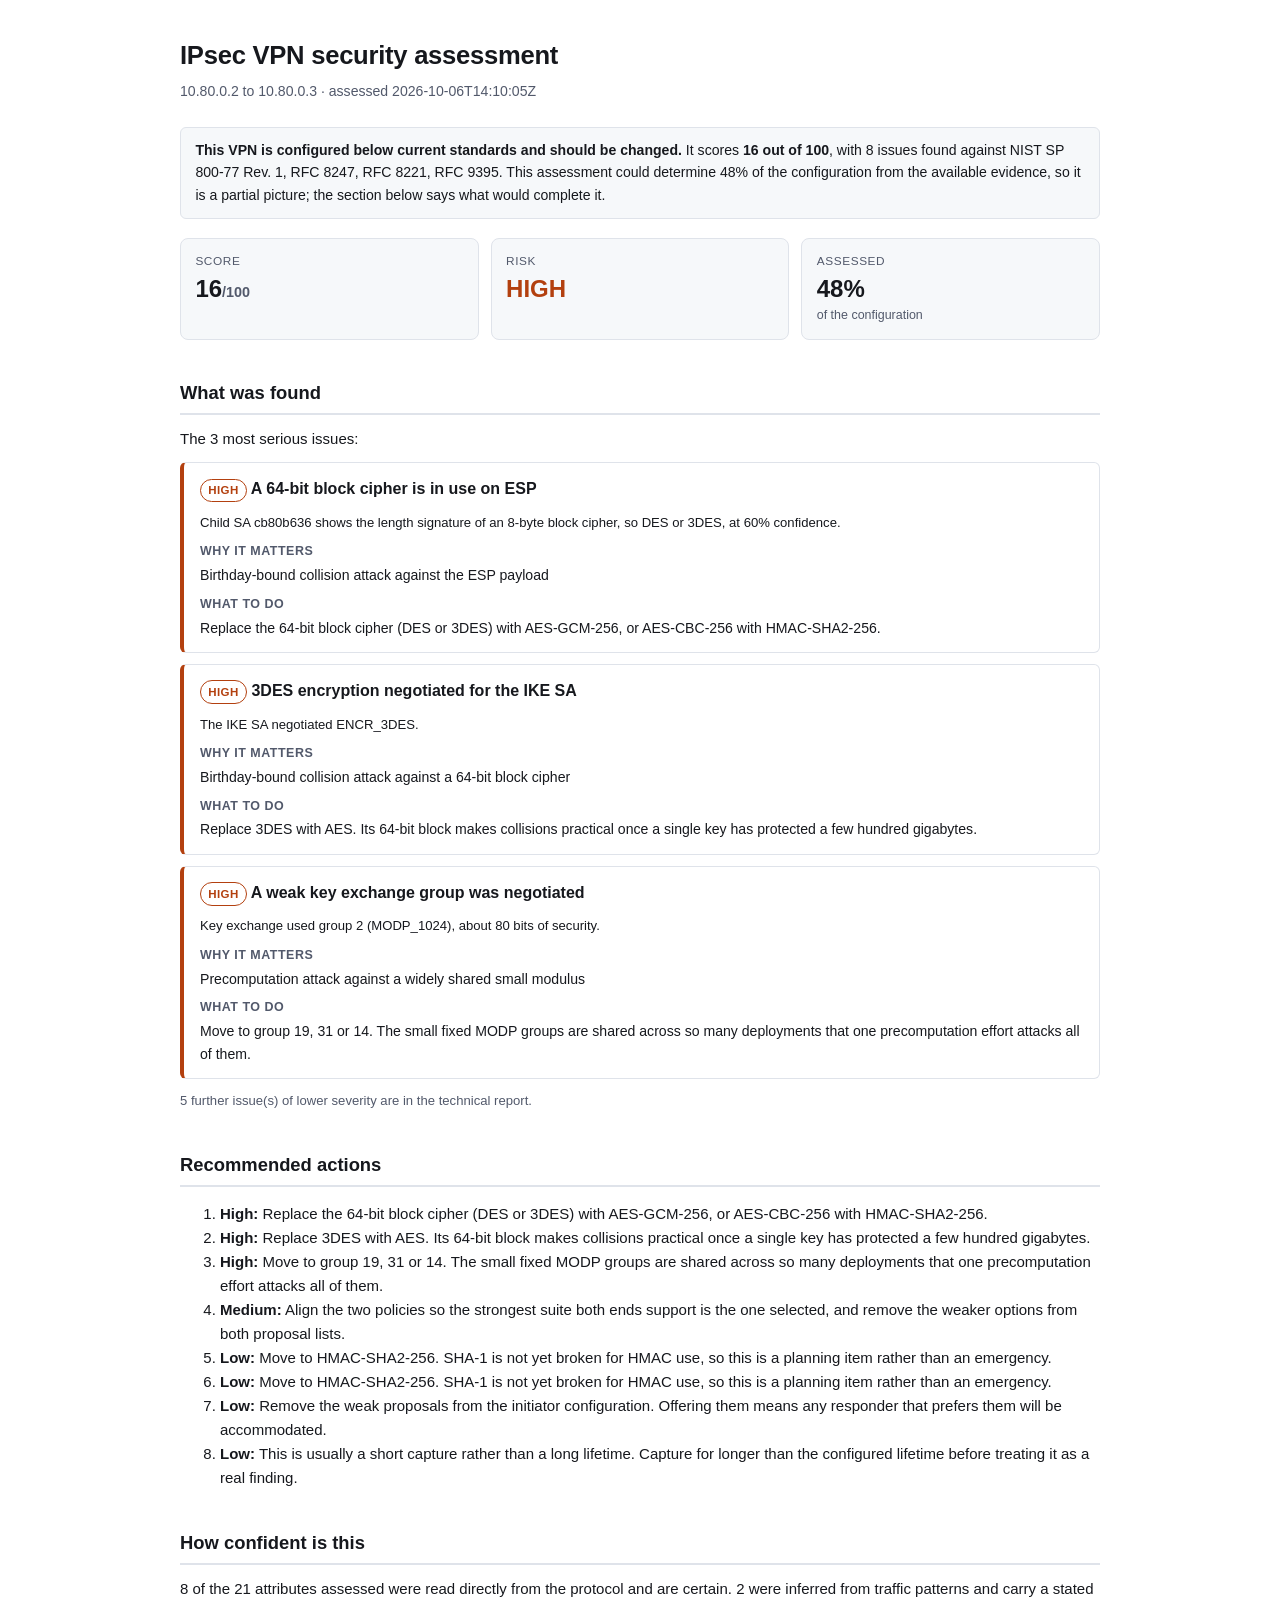
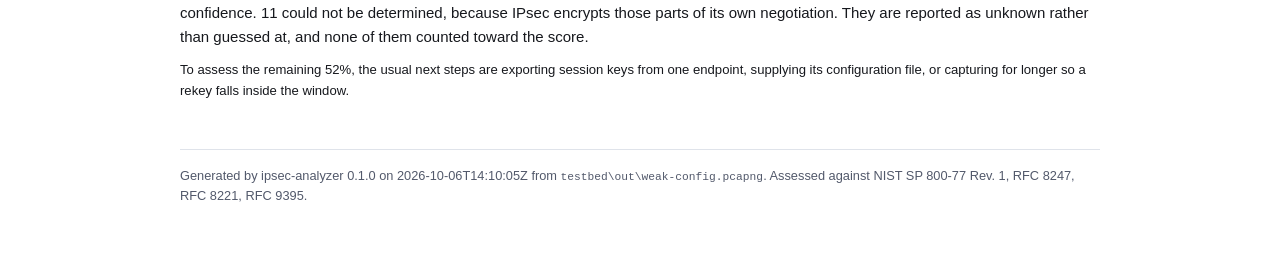
<file: results/weak-config-01-executive.html>
<!doctype html>
<html lang="en">
<head>
<meta charset="utf-8">
<meta name="viewport" content="width=device-width, initial-scale=1">
<title>Executive summary - weak-config-01</title>
<style>
  /* Self-contained: no web fonts, no CDN, nothing fetched at view time, so the
     report opens on an air-gapped machine (VISION.md principle 6). */
  :root {
    --ink: #16181d;
    --ink-soft: #52596b;
    --line: #dfe3ea;
    --bg: #ffffff;
    --bg-soft: #f6f8fa;
    --critical: #8c1d18;
    --high: #b3400f;
    --medium: #8a6100;
    --low: #40557a;
    --informational: #5a6472;
    --ok: #1a6b4a;
    --observed: #1a6b4a;
    --inferred: #8a6100;
    --assisted: #40557a;
    --unknown: #6b7280;
  }
  * { box-sizing: border-box; }
  body {
    margin: 0 auto; padding: 2.2rem 1.25rem 4rem; max-width: 60rem;
    font: 15px/1.6 -apple-system, BlinkMacSystemFont, "Segoe UI", Roboto, Helvetica, Arial, sans-serif;
    color: var(--ink); background: var(--bg);
  }
  h1 { font-size: 1.6rem; margin: 0 0 .25rem; letter-spacing: -.01em; }
  h2 { font-size: 1.15rem; margin: 2.4rem 0 .75rem; padding-bottom: .35rem;
       border-bottom: 2px solid var(--line); }
  h3 { font-size: .98rem; margin: 1.5rem 0 .5rem; }
  p { margin: .6rem 0; }
  code, .mono { font-family: ui-monospace, SFMono-Regular, Consolas, monospace; font-size: .88em; }
  .sub { color: var(--ink-soft); font-size: .88rem; margin: 0 0 1.5rem; }

  table { width: 100%; border-collapse: collapse; margin: .6rem 0 1rem; font-size: .9rem; }
  th, td { text-align: left; padding: .45rem .6rem; border-bottom: 1px solid var(--line);
           vertical-align: top; }
  th { background: var(--bg-soft); font-weight: 600; font-size: .82rem;
       text-transform: uppercase; letter-spacing: .03em; color: var(--ink-soft); }
  tr:last-child td { border-bottom: none; }

  .cards { display: flex; flex-wrap: wrap; gap: .75rem; margin: 1.2rem 0; }
  .card { flex: 1 1 8.5rem; border: 1px solid var(--line); border-radius: 8px;
          padding: .8rem .9rem; background: var(--bg-soft); }
  .card .k { font-size: .74rem; text-transform: uppercase; letter-spacing: .05em;
             color: var(--ink-soft); margin-bottom: .3rem; }
  .card .v { font-size: 1.5rem; font-weight: 650; line-height: 1.15; }
  .card .n { font-size: .78rem; color: var(--ink-soft); margin-top: .2rem; }

  .pill { display: inline-block; padding: .1rem .45rem; border-radius: 999px;
          font-size: .72rem; font-weight: 650; text-transform: uppercase;
          letter-spacing: .04em; border: 1px solid currentColor; white-space: nowrap; }
  .sev-critical { color: var(--critical); }
  .sev-high { color: var(--high); }
  .sev-medium { color: var(--medium); }
  .sev-low { color: var(--low); }
  .sev-informational { color: var(--informational); }
  .ev-observed { color: var(--observed); }
  .ev-inferred { color: var(--inferred); }
  .ev-assisted { color: var(--assisted); }
  .ev-unknown { color: var(--unknown); }

  .finding { border: 1px solid var(--line); border-left: 4px solid var(--line);
             border-radius: 6px; padding: .8rem 1rem; margin: .7rem 0; }
  .finding.critical { border-left-color: var(--critical); }
  .finding.high { border-left-color: var(--high); }
  .finding.medium { border-left-color: var(--medium); }
  .finding.low { border-left-color: var(--low); }
  .finding.informational { border-left-color: var(--informational); }
  .finding h3 { margin: 0 0 .3rem; font-size: 1rem; }
  .finding .meta { font-size: .8rem; color: var(--ink-soft); margin-bottom: .45rem; }
  .finding dl { margin: .5rem 0 0; font-size: .88rem; }
  .finding dt { font-weight: 650; font-size: .78rem; text-transform: uppercase;
                letter-spacing: .04em; color: var(--ink-soft); margin-top: .5rem; }
  .finding dd { margin: .12rem 0 0; }

  .note { background: var(--bg-soft); border: 1px solid var(--line); border-radius: 6px;
          padding: .7rem .9rem; margin: 1rem 0; font-size: .88rem; }
  .muted { color: var(--ink-soft); }
  .small { font-size: .82rem; }
  ul.tight { margin: .4rem 0; padding-left: 1.2rem; }
  ul.tight li { margin: .18rem 0; }
  footer { margin-top: 3rem; padding-top: 1rem; border-top: 1px solid var(--line);
           font-size: .8rem; color: var(--ink-soft); }

  @media print {
    body { max-width: none; padding: 0; font-size: 11pt; }
    h2 { page-break-after: avoid; }
    .finding, table { page-break-inside: avoid; }
  }
</style>
</head>
<body>
<h1>IPsec VPN security assessment</h1>
<p class="sub">
  10.80.0.2 to 10.80.0.3 &middot;
  assessed 2026-10-06T14:10:05Z
</p>

<div class="note">
  <p style="margin:0">
    <strong>This VPN is configured below current standards and should be changed.</strong>
  It scores <strong>16 out of 100</strong>, with
8 issues
  found against NIST SP 800-77 Rev. 1, RFC 8247, RFC 8221, RFC 9395.
    This assessment could determine 48% of the configuration
    from the available evidence, so it is a partial picture; the section below says
    what would complete it.
  </p>
</div>

<div class="cards">
  <div class="card">
    <div class="k">Score</div>
    <div class="v">16<span class="muted" style="font-size:.9rem">/100</span></div>
  </div>
  <div class="card">
    <div class="k">Risk</div>
    <div class="v sev-high">HIGH</div>
  </div>
  <div class="card">
    <div class="k">Assessed</div>
    <div class="v">48%</div>
    <div class="n">of the configuration</div>
  </div>
</div>

<h2>What was found</h2>
  <p>The 3 most serious issues:</p>
  <div class="finding high">
    <h3><span class="pill sev-high">high</span> A 64-bit block cipher is in use on ESP</h3>
<p class="small">Child SA cb80b636 shows the length signature of an 8-byte block cipher, so DES or 3DES, at 60% confidence.</p>    <dl>
      <dt>Why it matters</dt><dd>Birthday-bound collision attack against the ESP payload</dd>
      <dt>What to do</dt><dd>Replace the 64-bit block cipher (DES or 3DES) with AES-GCM-256, or AES-CBC-256 with HMAC-SHA2-256.</dd>
    </dl>
  </div>
  <div class="finding high">
    <h3><span class="pill sev-high">high</span> 3DES encryption negotiated for the IKE SA</h3>
<p class="small">The IKE SA negotiated ENCR_3DES.</p>    <dl>
      <dt>Why it matters</dt><dd>Birthday-bound collision attack against a 64-bit block cipher</dd>
      <dt>What to do</dt><dd>Replace 3DES with AES. Its 64-bit block makes collisions practical once a single key has protected a few hundred gigabytes.</dd>
    </dl>
  </div>
  <div class="finding high">
    <h3><span class="pill sev-high">high</span> A weak key exchange group was negotiated</h3>
<p class="small">Key exchange used group 2 (MODP_1024), about 80 bits of security.</p>    <dl>
      <dt>Why it matters</dt><dd>Precomputation attack against a widely shared small modulus</dd>
      <dt>What to do</dt><dd>Move to group 19, 31 or 14. The small fixed MODP groups are shared across so many deployments that one precomputation effort attacks all of them.</dd>
    </dl>
  </div>
  <p class="small muted">
    5 further issue(s) of lower severity are
    in the technical report.
  </p>

<h2>Recommended actions</h2>
<ol class="tight">
  <li><strong>High:</strong> Replace the 64-bit block cipher (DES or 3DES) with AES-GCM-256, or AES-CBC-256 with HMAC-SHA2-256.</li>
  <li><strong>High:</strong> Replace 3DES with AES. Its 64-bit block makes collisions practical once a single key has protected a few hundred gigabytes.</li>
  <li><strong>High:</strong> Move to group 19, 31 or 14. The small fixed MODP groups are shared across so many deployments that one precomputation effort attacks all of them.</li>
  <li><strong>Medium:</strong> Align the two policies so the strongest suite both ends support is the one selected, and remove the weaker options from both proposal lists.</li>
  <li><strong>Low:</strong> Move to HMAC-SHA2-256. SHA-1 is not yet broken for HMAC use, so this is a planning item rather than an emergency.</li>
  <li><strong>Low:</strong> Move to HMAC-SHA2-256. SHA-1 is not yet broken for HMAC use, so this is a planning item rather than an emergency.</li>
  <li><strong>Low:</strong> Remove the weak proposals from the initiator configuration. Offering them means any responder that prefers them will be accommodated.</li>
  <li><strong>Low:</strong> This is usually a short capture rather than a long lifetime. Capture for longer than the configured lifetime before treating it as a real finding.</li>
</ol>

<h2>How confident is this</h2>
<p>
  8 of the
  21 attributes assessed were read directly from the protocol and
  are certain.
    2 were inferred from traffic patterns and carry a
    stated confidence.
    11 could not be determined, because IPsec encrypts
    those parts of its own negotiation. They are reported as unknown rather than
    guessed at, and none of them counted toward the score.
</p>
<p class="small">
  To assess the remaining 52%, the usual next steps are
  exporting session keys from one endpoint, supplying its configuration file, or
  capturing for longer so a rekey falls inside the window.
</p>
<footer>
  Generated by ipsec-analyzer 0.1.0
  on 2026-10-06T14:10:05Z from
  <span class="mono">testbed\out\weak-config.pcapng</span>.
  Assessed against NIST SP 800-77 Rev. 1, RFC 8247, RFC 8221, RFC 9395.
</footer>
</body>
</html>
</file>
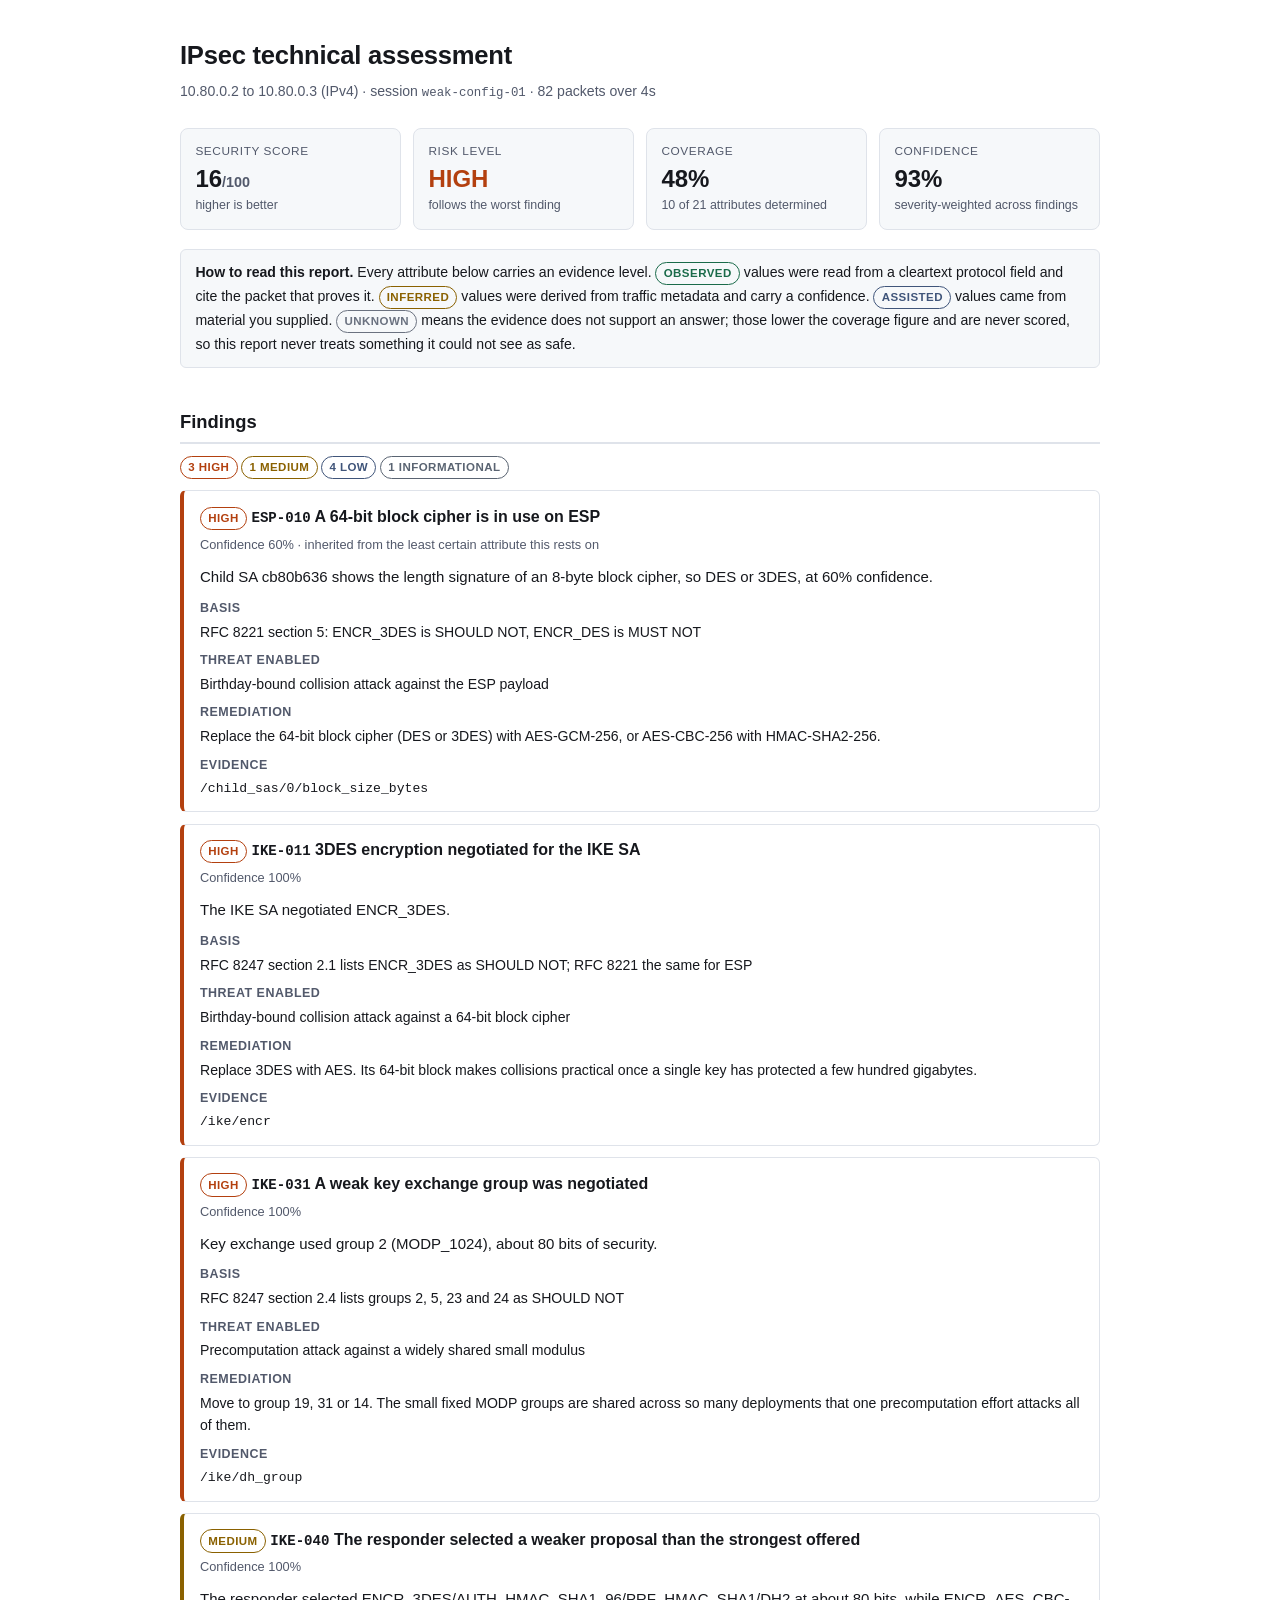
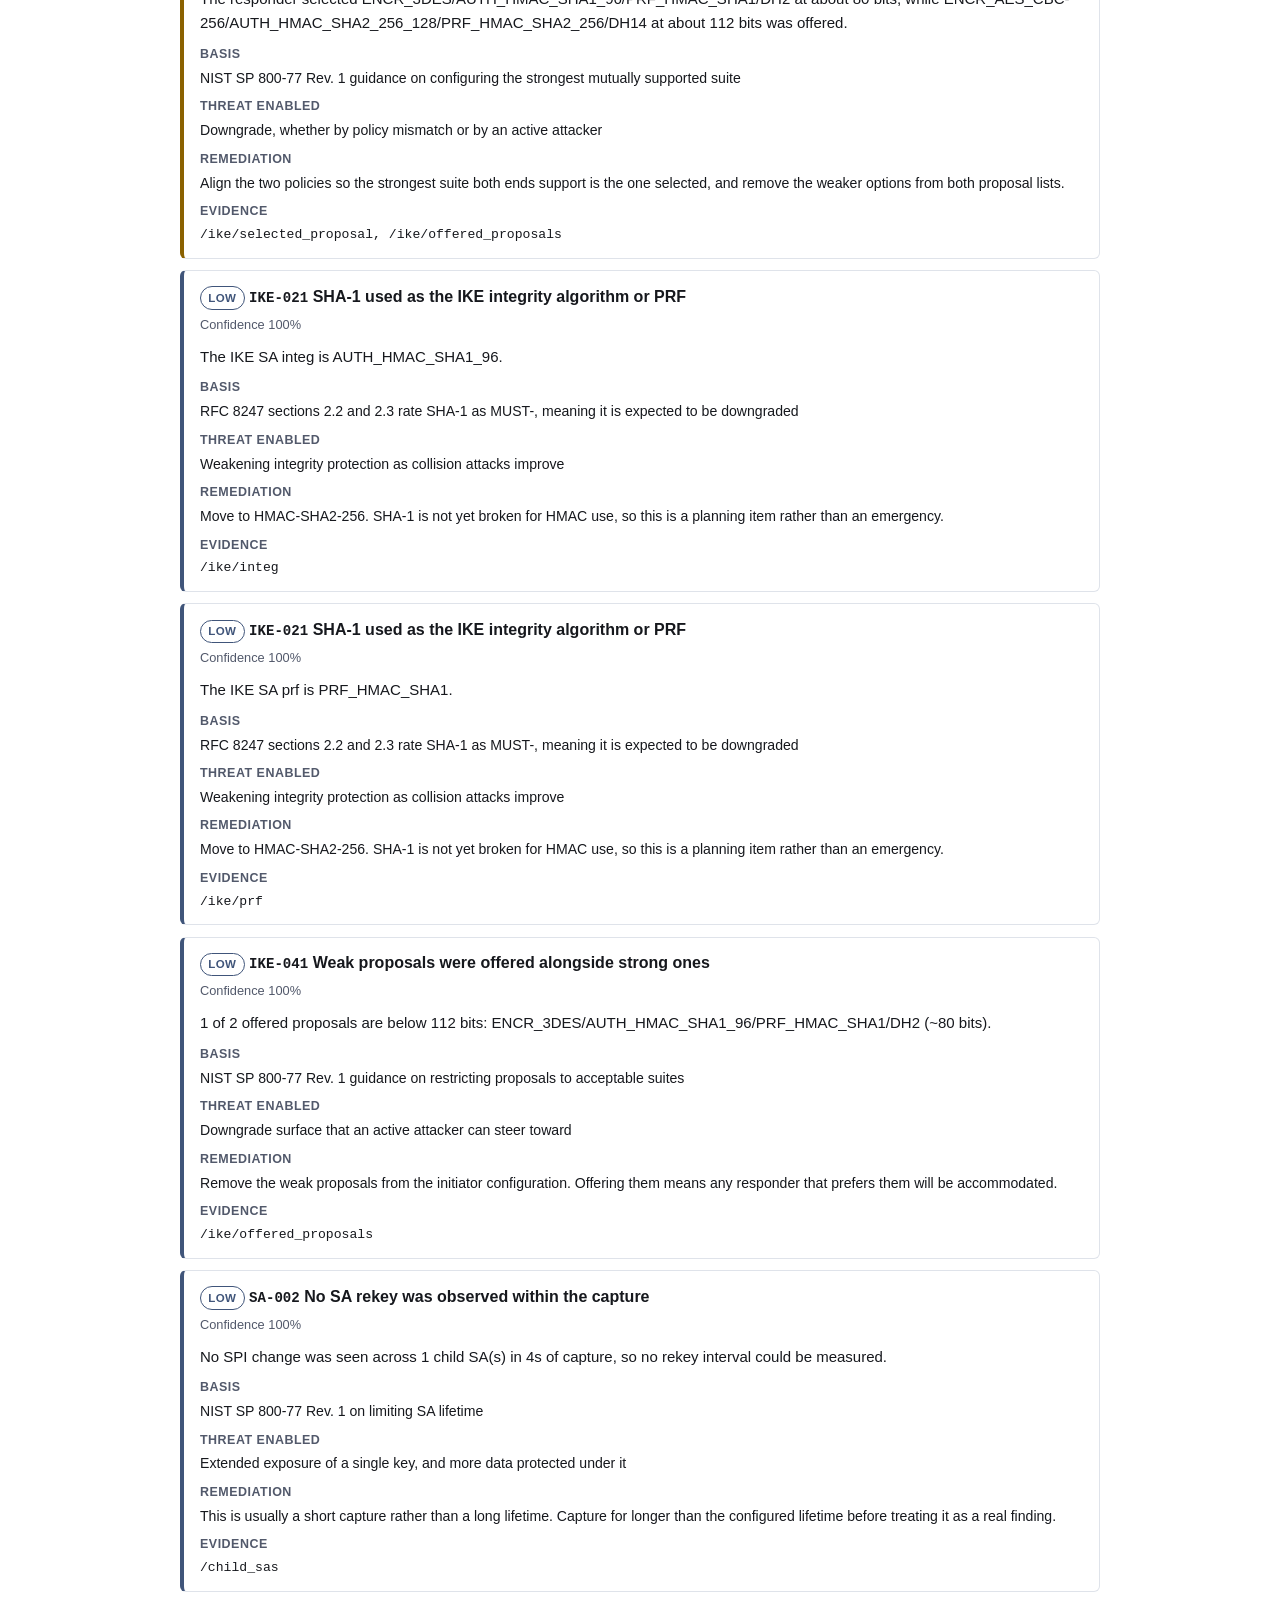
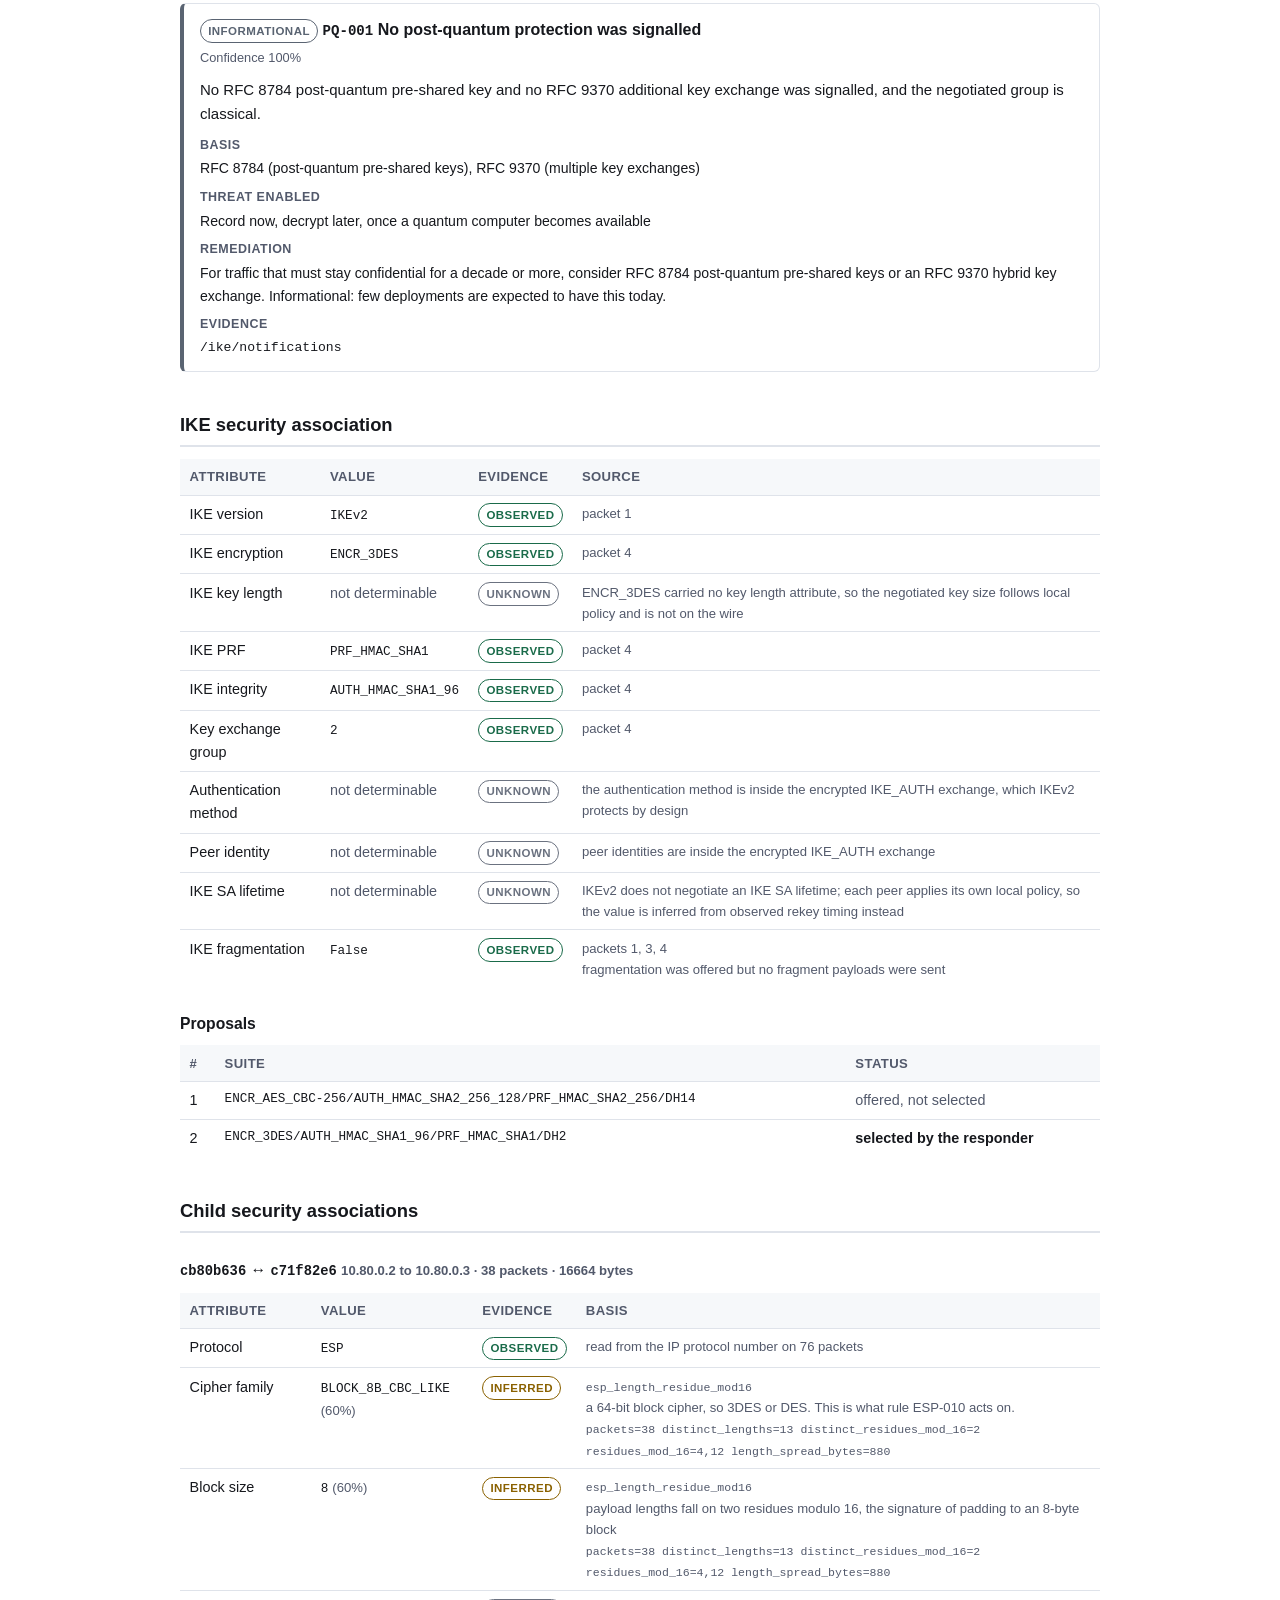
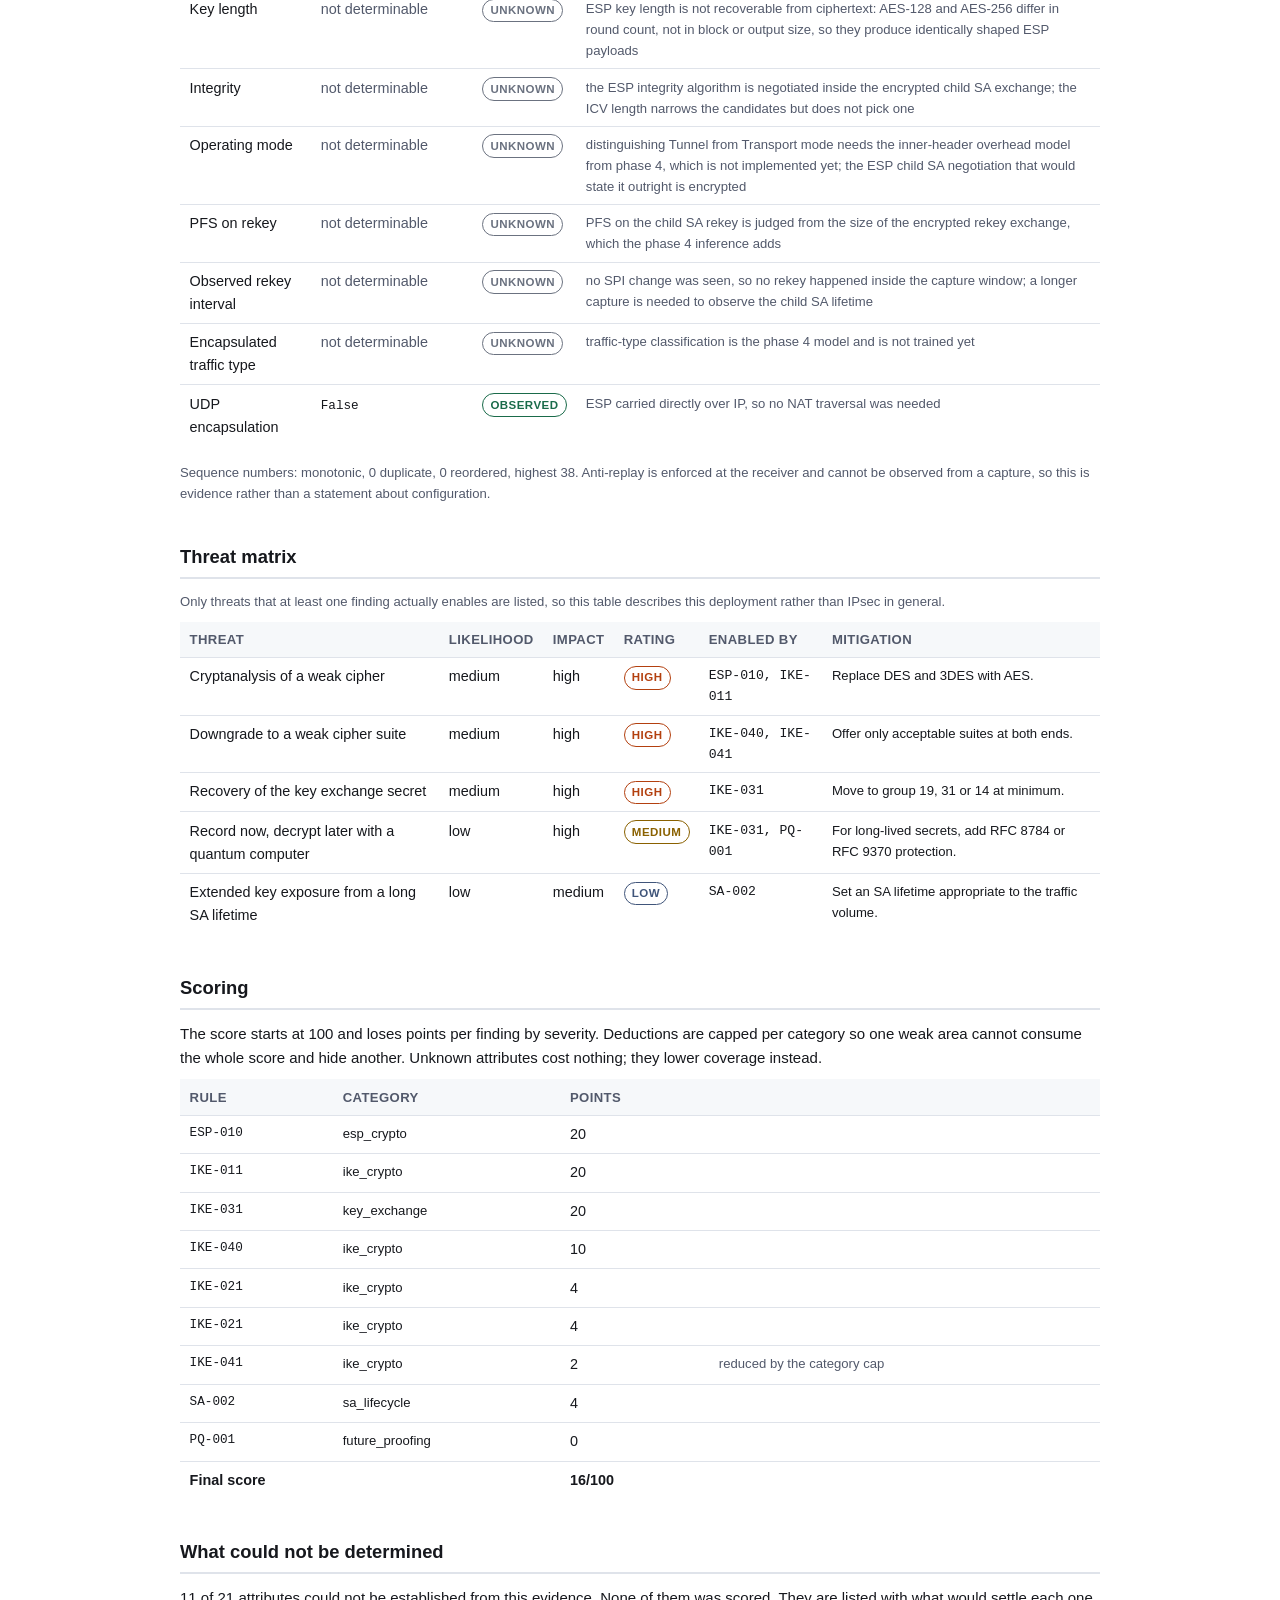
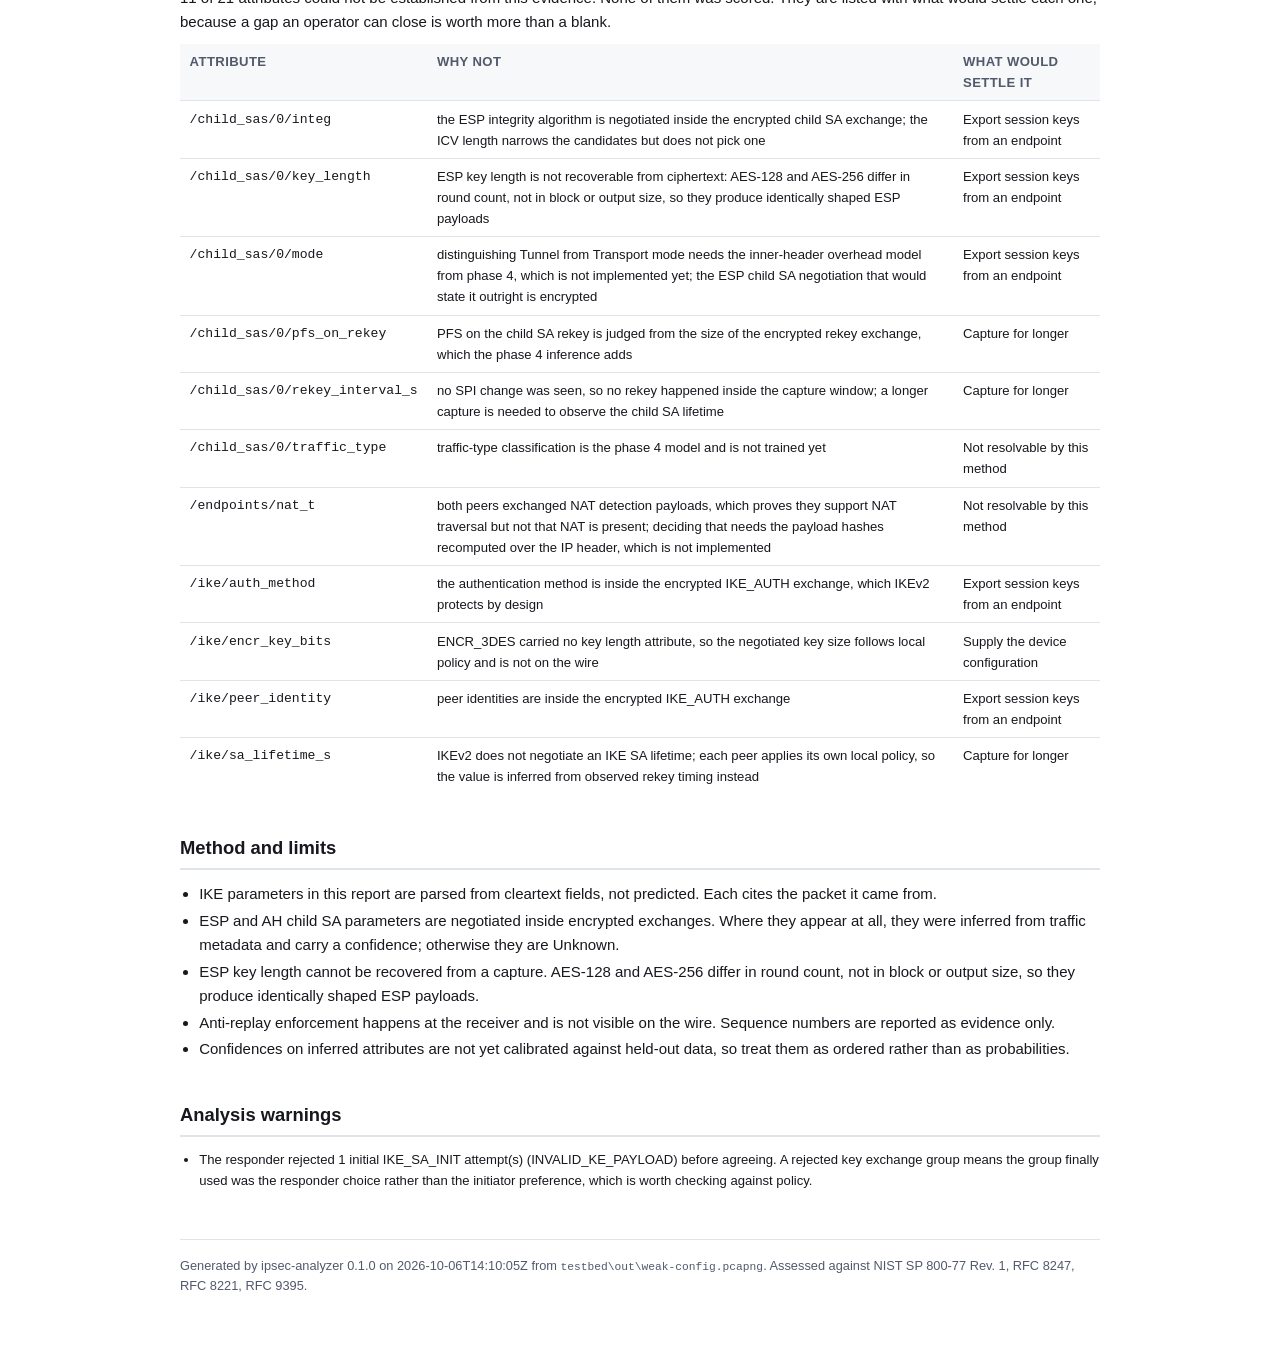
<file: results/weak-config-01-technical.html>
<!doctype html>
<html lang="en">
<head>
<meta charset="utf-8">
<meta name="viewport" content="width=device-width, initial-scale=1">
<title>Technical assessment - weak-config-01</title>
<style>
  /* Self-contained: no web fonts, no CDN, nothing fetched at view time, so the
     report opens on an air-gapped machine (VISION.md principle 6). */
  :root {
    --ink: #16181d;
    --ink-soft: #52596b;
    --line: #dfe3ea;
    --bg: #ffffff;
    --bg-soft: #f6f8fa;
    --critical: #8c1d18;
    --high: #b3400f;
    --medium: #8a6100;
    --low: #40557a;
    --informational: #5a6472;
    --ok: #1a6b4a;
    --observed: #1a6b4a;
    --inferred: #8a6100;
    --assisted: #40557a;
    --unknown: #6b7280;
  }
  * { box-sizing: border-box; }
  body {
    margin: 0 auto; padding: 2.2rem 1.25rem 4rem; max-width: 60rem;
    font: 15px/1.6 -apple-system, BlinkMacSystemFont, "Segoe UI", Roboto, Helvetica, Arial, sans-serif;
    color: var(--ink); background: var(--bg);
  }
  h1 { font-size: 1.6rem; margin: 0 0 .25rem; letter-spacing: -.01em; }
  h2 { font-size: 1.15rem; margin: 2.4rem 0 .75rem; padding-bottom: .35rem;
       border-bottom: 2px solid var(--line); }
  h3 { font-size: .98rem; margin: 1.5rem 0 .5rem; }
  p { margin: .6rem 0; }
  code, .mono { font-family: ui-monospace, SFMono-Regular, Consolas, monospace; font-size: .88em; }
  .sub { color: var(--ink-soft); font-size: .88rem; margin: 0 0 1.5rem; }

  table { width: 100%; border-collapse: collapse; margin: .6rem 0 1rem; font-size: .9rem; }
  th, td { text-align: left; padding: .45rem .6rem; border-bottom: 1px solid var(--line);
           vertical-align: top; }
  th { background: var(--bg-soft); font-weight: 600; font-size: .82rem;
       text-transform: uppercase; letter-spacing: .03em; color: var(--ink-soft); }
  tr:last-child td { border-bottom: none; }

  .cards { display: flex; flex-wrap: wrap; gap: .75rem; margin: 1.2rem 0; }
  .card { flex: 1 1 8.5rem; border: 1px solid var(--line); border-radius: 8px;
          padding: .8rem .9rem; background: var(--bg-soft); }
  .card .k { font-size: .74rem; text-transform: uppercase; letter-spacing: .05em;
             color: var(--ink-soft); margin-bottom: .3rem; }
  .card .v { font-size: 1.5rem; font-weight: 650; line-height: 1.15; }
  .card .n { font-size: .78rem; color: var(--ink-soft); margin-top: .2rem; }

  .pill { display: inline-block; padding: .1rem .45rem; border-radius: 999px;
          font-size: .72rem; font-weight: 650; text-transform: uppercase;
          letter-spacing: .04em; border: 1px solid currentColor; white-space: nowrap; }
  .sev-critical { color: var(--critical); }
  .sev-high { color: var(--high); }
  .sev-medium { color: var(--medium); }
  .sev-low { color: var(--low); }
  .sev-informational { color: var(--informational); }
  .ev-observed { color: var(--observed); }
  .ev-inferred { color: var(--inferred); }
  .ev-assisted { color: var(--assisted); }
  .ev-unknown { color: var(--unknown); }

  .finding { border: 1px solid var(--line); border-left: 4px solid var(--line);
             border-radius: 6px; padding: .8rem 1rem; margin: .7rem 0; }
  .finding.critical { border-left-color: var(--critical); }
  .finding.high { border-left-color: var(--high); }
  .finding.medium { border-left-color: var(--medium); }
  .finding.low { border-left-color: var(--low); }
  .finding.informational { border-left-color: var(--informational); }
  .finding h3 { margin: 0 0 .3rem; font-size: 1rem; }
  .finding .meta { font-size: .8rem; color: var(--ink-soft); margin-bottom: .45rem; }
  .finding dl { margin: .5rem 0 0; font-size: .88rem; }
  .finding dt { font-weight: 650; font-size: .78rem; text-transform: uppercase;
                letter-spacing: .04em; color: var(--ink-soft); margin-top: .5rem; }
  .finding dd { margin: .12rem 0 0; }

  .note { background: var(--bg-soft); border: 1px solid var(--line); border-radius: 6px;
          padding: .7rem .9rem; margin: 1rem 0; font-size: .88rem; }
  .muted { color: var(--ink-soft); }
  .small { font-size: .82rem; }
  ul.tight { margin: .4rem 0; padding-left: 1.2rem; }
  ul.tight li { margin: .18rem 0; }
  footer { margin-top: 3rem; padding-top: 1rem; border-top: 1px solid var(--line);
           font-size: .8rem; color: var(--ink-soft); }

  @media print {
    body { max-width: none; padding: 0; font-size: 11pt; }
    h2 { page-break-after: avoid; }
    .finding, table { page-break-inside: avoid; }
  }
</style>
</head>
<body>
<h1>IPsec technical assessment</h1>
<p class="sub">
  10.80.0.2 to 10.80.0.3
  (IPv4) &middot; session
  <span class="mono">weak-config-01</span> &middot;
  82 packets over
  4s
</p>

<div class="cards">
  <div class="card">
    <div class="k">Security score</div>
    <div class="v">16<span class="muted" style="font-size:.9rem">/100</span></div>
    <div class="n">higher is better</div>
  </div>
  <div class="card">
    <div class="k">Risk level</div>
    <div class="v sev-high">HIGH</div>
    <div class="n">follows the worst finding</div>
  </div>
  <div class="card">
    <div class="k">Coverage</div>
    <div class="v">48%</div>
    <div class="n">10 of 21 attributes determined</div>
  </div>
  <div class="card">
    <div class="k">Confidence</div>
    <div class="v">93%</div>
    <div class="n">severity-weighted across findings</div>
  </div>
</div>

<div class="note">
  <strong>How to read this report.</strong> Every attribute below carries an evidence
  level. <span class="pill ev-observed">Observed</span> values were read from a
  cleartext protocol field and cite the packet that proves it.
  <span class="pill ev-inferred">Inferred</span> values were derived from traffic
  metadata and carry a confidence.
  <span class="pill ev-assisted">Assisted</span> values came from material you
  supplied. <span class="pill ev-unknown">Unknown</span> means the evidence does not
  support an answer; those lower the coverage figure and are never scored, so this
  report never treats something it could not see as safe.
</div>

<h2>Findings</h2>
  <p class="small muted">
      <span class="pill sev-high">3 high</span>
      <span class="pill sev-medium">1 medium</span>
      <span class="pill sev-low">4 low</span>
      <span class="pill sev-informational">1 informational</span>
  </p>
  <div class="finding high">
    <h3>
      <span class="pill sev-high">high</span>
      <span class="mono">ESP-010</span> A 64-bit block cipher is in use on ESP
    </h3>
    <div class="meta">
      Confidence 60%
        &middot; inherited from the least certain attribute this rests on
    </div>
<p>Child SA cb80b636 shows the length signature of an 8-byte block cipher, so DES or 3DES, at 60% confidence.</p>    <dl>
      <dt>Basis</dt><dd>RFC 8221 section 5: ENCR_3DES is SHOULD NOT, ENCR_DES is MUST NOT</dd>
<dt>Threat enabled</dt><dd>Birthday-bound collision attack against the ESP payload</dd><dt>Remediation</dt><dd>Replace the 64-bit block cipher (DES or 3DES) with AES-GCM-256, or AES-CBC-256 with HMAC-SHA2-256.</dd>      <dt>Evidence</dt>
      <dd class="mono small">/child_sas/0/block_size_bytes</dd>
    </dl>
  </div>
  <div class="finding high">
    <h3>
      <span class="pill sev-high">high</span>
      <span class="mono">IKE-011</span> 3DES encryption negotiated for the IKE SA
    </h3>
    <div class="meta">
      Confidence 100%
    </div>
<p>The IKE SA negotiated ENCR_3DES.</p>    <dl>
      <dt>Basis</dt><dd>RFC 8247 section 2.1 lists ENCR_3DES as SHOULD NOT; RFC 8221 the same for ESP</dd>
<dt>Threat enabled</dt><dd>Birthday-bound collision attack against a 64-bit block cipher</dd><dt>Remediation</dt><dd>Replace 3DES with AES. Its 64-bit block makes collisions practical once a single key has protected a few hundred gigabytes.</dd>      <dt>Evidence</dt>
      <dd class="mono small">/ike/encr</dd>
    </dl>
  </div>
  <div class="finding high">
    <h3>
      <span class="pill sev-high">high</span>
      <span class="mono">IKE-031</span> A weak key exchange group was negotiated
    </h3>
    <div class="meta">
      Confidence 100%
    </div>
<p>Key exchange used group 2 (MODP_1024), about 80 bits of security.</p>    <dl>
      <dt>Basis</dt><dd>RFC 8247 section 2.4 lists groups 2, 5, 23 and 24 as SHOULD NOT</dd>
<dt>Threat enabled</dt><dd>Precomputation attack against a widely shared small modulus</dd><dt>Remediation</dt><dd>Move to group 19, 31 or 14. The small fixed MODP groups are shared across so many deployments that one precomputation effort attacks all of them.</dd>      <dt>Evidence</dt>
      <dd class="mono small">/ike/dh_group</dd>
    </dl>
  </div>
  <div class="finding medium">
    <h3>
      <span class="pill sev-medium">medium</span>
      <span class="mono">IKE-040</span> The responder selected a weaker proposal than the strongest offered
    </h3>
    <div class="meta">
      Confidence 100%
    </div>
<p>The responder selected ENCR_3DES/AUTH_HMAC_SHA1_96/PRF_HMAC_SHA1/DH2 at about 80 bits, while ENCR_AES_CBC-256/AUTH_HMAC_SHA2_256_128/PRF_HMAC_SHA2_256/DH14 at about 112 bits was offered.</p>    <dl>
      <dt>Basis</dt><dd>NIST SP 800-77 Rev. 1 guidance on configuring the strongest mutually supported suite</dd>
<dt>Threat enabled</dt><dd>Downgrade, whether by policy mismatch or by an active attacker</dd><dt>Remediation</dt><dd>Align the two policies so the strongest suite both ends support is the one selected, and remove the weaker options from both proposal lists.</dd>      <dt>Evidence</dt>
      <dd class="mono small">/ike/selected_proposal, /ike/offered_proposals</dd>
    </dl>
  </div>
  <div class="finding low">
    <h3>
      <span class="pill sev-low">low</span>
      <span class="mono">IKE-021</span> SHA-1 used as the IKE integrity algorithm or PRF
    </h3>
    <div class="meta">
      Confidence 100%
    </div>
<p>The IKE SA integ is AUTH_HMAC_SHA1_96.</p>    <dl>
      <dt>Basis</dt><dd>RFC 8247 sections 2.2 and 2.3 rate SHA-1 as MUST-, meaning it is expected to be downgraded</dd>
<dt>Threat enabled</dt><dd>Weakening integrity protection as collision attacks improve</dd><dt>Remediation</dt><dd>Move to HMAC-SHA2-256. SHA-1 is not yet broken for HMAC use, so this is a planning item rather than an emergency.</dd>      <dt>Evidence</dt>
      <dd class="mono small">/ike/integ</dd>
    </dl>
  </div>
  <div class="finding low">
    <h3>
      <span class="pill sev-low">low</span>
      <span class="mono">IKE-021</span> SHA-1 used as the IKE integrity algorithm or PRF
    </h3>
    <div class="meta">
      Confidence 100%
    </div>
<p>The IKE SA prf is PRF_HMAC_SHA1.</p>    <dl>
      <dt>Basis</dt><dd>RFC 8247 sections 2.2 and 2.3 rate SHA-1 as MUST-, meaning it is expected to be downgraded</dd>
<dt>Threat enabled</dt><dd>Weakening integrity protection as collision attacks improve</dd><dt>Remediation</dt><dd>Move to HMAC-SHA2-256. SHA-1 is not yet broken for HMAC use, so this is a planning item rather than an emergency.</dd>      <dt>Evidence</dt>
      <dd class="mono small">/ike/prf</dd>
    </dl>
  </div>
  <div class="finding low">
    <h3>
      <span class="pill sev-low">low</span>
      <span class="mono">IKE-041</span> Weak proposals were offered alongside strong ones
    </h3>
    <div class="meta">
      Confidence 100%
    </div>
<p>1 of 2 offered proposals are below 112 bits: ENCR_3DES/AUTH_HMAC_SHA1_96/PRF_HMAC_SHA1/DH2 (~80 bits).</p>    <dl>
      <dt>Basis</dt><dd>NIST SP 800-77 Rev. 1 guidance on restricting proposals to acceptable suites</dd>
<dt>Threat enabled</dt><dd>Downgrade surface that an active attacker can steer toward</dd><dt>Remediation</dt><dd>Remove the weak proposals from the initiator configuration. Offering them means any responder that prefers them will be accommodated.</dd>      <dt>Evidence</dt>
      <dd class="mono small">/ike/offered_proposals</dd>
    </dl>
  </div>
  <div class="finding low">
    <h3>
      <span class="pill sev-low">low</span>
      <span class="mono">SA-002</span> No SA rekey was observed within the capture
    </h3>
    <div class="meta">
      Confidence 100%
    </div>
<p>No SPI change was seen across 1 child SA(s) in 4s of capture, so no rekey interval could be measured.</p>    <dl>
      <dt>Basis</dt><dd>NIST SP 800-77 Rev. 1 on limiting SA lifetime</dd>
<dt>Threat enabled</dt><dd>Extended exposure of a single key, and more data protected under it</dd><dt>Remediation</dt><dd>This is usually a short capture rather than a long lifetime. Capture for longer than the configured lifetime before treating it as a real finding.</dd>      <dt>Evidence</dt>
      <dd class="mono small">/child_sas</dd>
    </dl>
  </div>
  <div class="finding informational">
    <h3>
      <span class="pill sev-informational">informational</span>
      <span class="mono">PQ-001</span> No post-quantum protection was signalled
    </h3>
    <div class="meta">
      Confidence 100%
    </div>
<p>No RFC 8784 post-quantum pre-shared key and no RFC 9370 additional key exchange was signalled, and the negotiated group is classical.</p>    <dl>
      <dt>Basis</dt><dd>RFC 8784 (post-quantum pre-shared keys), RFC 9370 (multiple key exchanges)</dd>
<dt>Threat enabled</dt><dd>Record now, decrypt later, once a quantum computer becomes available</dd><dt>Remediation</dt><dd>For traffic that must stay confidential for a decade or more, consider RFC 8784 post-quantum pre-shared keys or an RFC 9370 hybrid key exchange. Informational: few deployments are expected to have this today.</dd>      <dt>Evidence</dt>
      <dd class="mono small">/ike/notifications</dd>
    </dl>
  </div>

<h2>IKE security association</h2>
<table>
  <thead>
    <tr><th>Attribute</th><th>Value</th><th>Evidence</th><th>Source</th></tr>
  </thead>
  <tbody>
    <tr>
      <td>IKE version</td>
      <td>
          <span class="mono">IKEv2</span>
      </td>
      <td><span class="pill ev-observed">Observed</span></td>
      <td class="small muted">
packet
          1      </td>
    </tr>
    <tr>
      <td>IKE encryption</td>
      <td>
          <span class="mono">ENCR_3DES</span>
      </td>
      <td><span class="pill ev-observed">Observed</span></td>
      <td class="small muted">
packet
          4      </td>
    </tr>
    <tr>
      <td>IKE key length</td>
      <td>
          <span class="muted">not determinable</span>
      </td>
      <td><span class="pill ev-unknown">Unknown</span></td>
      <td class="small muted">
ENCR_3DES carried no key length attribute, so the negotiated key size follows local policy and is not on the wire      </td>
    </tr>
    <tr>
      <td>IKE PRF</td>
      <td>
          <span class="mono">PRF_HMAC_SHA1</span>
      </td>
      <td><span class="pill ev-observed">Observed</span></td>
      <td class="small muted">
packet
          4      </td>
    </tr>
    <tr>
      <td>IKE integrity</td>
      <td>
          <span class="mono">AUTH_HMAC_SHA1_96</span>
      </td>
      <td><span class="pill ev-observed">Observed</span></td>
      <td class="small muted">
packet
          4      </td>
    </tr>
    <tr>
      <td>Key exchange group</td>
      <td>
          <span class="mono">2</span>
      </td>
      <td><span class="pill ev-observed">Observed</span></td>
      <td class="small muted">
packet
          4      </td>
    </tr>
    <tr>
      <td>Authentication method</td>
      <td>
          <span class="muted">not determinable</span>
      </td>
      <td><span class="pill ev-unknown">Unknown</span></td>
      <td class="small muted">
the authentication method is inside the encrypted IKE_AUTH exchange, which IKEv2 protects by design      </td>
    </tr>
    <tr>
      <td>Peer identity</td>
      <td>
          <span class="muted">not determinable</span>
      </td>
      <td><span class="pill ev-unknown">Unknown</span></td>
      <td class="small muted">
peer identities are inside the encrypted IKE_AUTH exchange      </td>
    </tr>
    <tr>
      <td>IKE SA lifetime</td>
      <td>
          <span class="muted">not determinable</span>
      </td>
      <td><span class="pill ev-unknown">Unknown</span></td>
      <td class="small muted">
IKEv2 does not negotiate an IKE SA lifetime; each peer applies its own local policy, so the value is inferred from observed rekey timing instead      </td>
    </tr>
    <tr>
      <td>IKE fragmentation</td>
      <td>
          <span class="mono">False</span>
      </td>
      <td><span class="pill ev-observed">Observed</span></td>
      <td class="small muted">
packets
          1, 3, 4<br>fragmentation was offered but no fragment payloads were sent      </td>
    </tr>
  </tbody>
</table>

<h3>Proposals</h3>
<table>
  <thead><tr><th>#</th><th>Suite</th><th>Status</th></tr></thead>
  <tbody>
    <tr>
      <td>1</td>
      <td class="mono">ENCR_AES_CBC-256/AUTH_HMAC_SHA2_256_128/PRF_HMAC_SHA2_256/DH14</td>
      <td>
          <span class="muted">offered, not selected</span>
      </td>
    </tr>
    <tr>
      <td>2</td>
      <td class="mono">ENCR_3DES/AUTH_HMAC_SHA1_96/PRF_HMAC_SHA1/DH2</td>
      <td>
          <strong>selected by the responder</strong>
      </td>
    </tr>
  </tbody>
</table>


<h2>Child security associations</h2>
  <h3>
    <span class="mono">cb80b636</span>
      &harr; <span class="mono">c71f82e6</span>
    <span class="small muted">
      10.80.0.2 to 10.80.0.3 &middot; 38 packets &middot;
      16664 bytes
    </span>
  </h3>
  <table>
    <thead><tr><th>Attribute</th><th>Value</th><th>Evidence</th><th>Basis</th></tr></thead>
    <tbody>
      <tr>
        <td>Protocol</td>
        <td>
            <span class="mono">ESP</span>
        </td>
        <td><span class="pill ev-observed">Observed</span></td>
        <td class="small muted">
read from the IP protocol number on 76 packets        </td>
      </tr>
      <tr>
        <td>Cipher family</td>
        <td>
            <span class="mono">BLOCK_8B_CBC_LIKE</span>
              <span class="small muted">(60%)</span>
        </td>
        <td><span class="pill ev-inferred">Inferred</span></td>
        <td class="small muted">
<span class="mono">esp_length_residue_mod16</span><br>a 64-bit block cipher, so 3DES or DES. This is what rule ESP-010 acts on.            <br><span class="mono">
packets=38 distinct_lengths=13 distinct_residues_mod_16=2 residues_mod_16=4,12 length_spread_bytes=880             </span>
        </td>
      </tr>
      <tr>
        <td>Block size</td>
        <td>
            <span class="mono">8</span>
              <span class="small muted">(60%)</span>
        </td>
        <td><span class="pill ev-inferred">Inferred</span></td>
        <td class="small muted">
<span class="mono">esp_length_residue_mod16</span><br>payload lengths fall on two residues modulo 16, the signature of padding to an 8-byte block            <br><span class="mono">
packets=38 distinct_lengths=13 distinct_residues_mod_16=2 residues_mod_16=4,12 length_spread_bytes=880             </span>
        </td>
      </tr>
      <tr>
        <td>Key length</td>
        <td>
            <span class="muted">not determinable</span>
        </td>
        <td><span class="pill ev-unknown">Unknown</span></td>
        <td class="small muted">
ESP key length is not recoverable from ciphertext: AES-128 and AES-256 differ in round count, not in block or output size, so they produce identically shaped ESP payloads        </td>
      </tr>
      <tr>
        <td>Integrity</td>
        <td>
            <span class="muted">not determinable</span>
        </td>
        <td><span class="pill ev-unknown">Unknown</span></td>
        <td class="small muted">
the ESP integrity algorithm is negotiated inside the encrypted child SA exchange; the ICV length narrows the candidates but does not pick one        </td>
      </tr>
      <tr>
        <td>Operating mode</td>
        <td>
            <span class="muted">not determinable</span>
        </td>
        <td><span class="pill ev-unknown">Unknown</span></td>
        <td class="small muted">
distinguishing Tunnel from Transport mode needs the inner-header overhead model from phase 4, which is not implemented yet; the ESP child SA negotiation that would state it outright is encrypted        </td>
      </tr>
      <tr>
        <td>PFS on rekey</td>
        <td>
            <span class="muted">not determinable</span>
        </td>
        <td><span class="pill ev-unknown">Unknown</span></td>
        <td class="small muted">
PFS on the child SA rekey is judged from the size of the encrypted rekey exchange, which the phase 4 inference adds        </td>
      </tr>
      <tr>
        <td>Observed rekey interval</td>
        <td>
            <span class="muted">not determinable</span>
        </td>
        <td><span class="pill ev-unknown">Unknown</span></td>
        <td class="small muted">
no SPI change was seen, so no rekey happened inside the capture window; a longer capture is needed to observe the child SA lifetime        </td>
      </tr>
      <tr>
        <td>Encapsulated traffic type</td>
        <td>
            <span class="muted">not determinable</span>
        </td>
        <td><span class="pill ev-unknown">Unknown</span></td>
        <td class="small muted">
traffic-type classification is the phase 4 model and is not trained yet        </td>
      </tr>
      <tr>
        <td>UDP encapsulation</td>
        <td>
            <span class="mono">False</span>
        </td>
        <td><span class="pill ev-observed">Observed</span></td>
        <td class="small muted">
ESP carried directly over IP, so no NAT traversal was needed        </td>
      </tr>
    </tbody>
  </table>
  <p class="small muted">
    Sequence numbers:
    monotonic,
    0 duplicate,
    0 reordered,
    highest 38.
    Anti-replay is enforced at the receiver and cannot be observed from a
    capture, so this is evidence rather than a statement about configuration.
  </p>

<h2>Threat matrix</h2>
<p class="small muted">
  Only threats that at least one finding actually enables are listed, so this
  table describes this deployment rather than IPsec in general.
</p>
<table>
  <thead>
    <tr><th>Threat</th><th>Likelihood</th><th>Impact</th><th>Rating</th>
        <th>Enabled by</th><th>Mitigation</th></tr>
  </thead>
  <tbody>
    <tr>
      <td>Cryptanalysis of a weak cipher</td>
      <td>medium</td>
      <td>high</td>
      <td><span class="pill sev-high">high</span></td>
      <td class="mono small">ESP-010, IKE-011</td>
      <td class="small">Replace DES and 3DES with AES.</td>
    </tr>
    <tr>
      <td>Downgrade to a weak cipher suite</td>
      <td>medium</td>
      <td>high</td>
      <td><span class="pill sev-high">high</span></td>
      <td class="mono small">IKE-040, IKE-041</td>
      <td class="small">Offer only acceptable suites at both ends.</td>
    </tr>
    <tr>
      <td>Recovery of the key exchange secret</td>
      <td>medium</td>
      <td>high</td>
      <td><span class="pill sev-high">high</span></td>
      <td class="mono small">IKE-031</td>
      <td class="small">Move to group 19, 31 or 14 at minimum.</td>
    </tr>
    <tr>
      <td>Record now, decrypt later with a quantum computer</td>
      <td>low</td>
      <td>high</td>
      <td><span class="pill sev-medium">medium</span></td>
      <td class="mono small">IKE-031, PQ-001</td>
      <td class="small">For long-lived secrets, add RFC 8784 or RFC 9370 protection.</td>
    </tr>
    <tr>
      <td>Extended key exposure from a long SA lifetime</td>
      <td>low</td>
      <td>medium</td>
      <td><span class="pill sev-low">low</span></td>
      <td class="mono small">SA-002</td>
      <td class="small">Set an SA lifetime appropriate to the traffic volume.</td>
    </tr>
  </tbody>
</table>

<h2>Scoring</h2>
<p>
  The score starts at 100 and loses points per finding by severity. Deductions are
  capped per category so one weak area cannot consume the whole score and hide
  another. Unknown attributes cost nothing; they lower coverage instead.
</p>
<table>
  <thead><tr><th>Rule</th><th>Category</th><th>Points</th><th></th></tr></thead>
  <tbody>
    <tr>
      <td class="mono">ESP-010</td>
      <td class="small">esp_crypto</td>
      <td>20</td>
      <td class="small muted">
      </td>
    </tr>
    <tr>
      <td class="mono">IKE-011</td>
      <td class="small">ike_crypto</td>
      <td>20</td>
      <td class="small muted">
      </td>
    </tr>
    <tr>
      <td class="mono">IKE-031</td>
      <td class="small">key_exchange</td>
      <td>20</td>
      <td class="small muted">
      </td>
    </tr>
    <tr>
      <td class="mono">IKE-040</td>
      <td class="small">ike_crypto</td>
      <td>10</td>
      <td class="small muted">
      </td>
    </tr>
    <tr>
      <td class="mono">IKE-021</td>
      <td class="small">ike_crypto</td>
      <td>4</td>
      <td class="small muted">
      </td>
    </tr>
    <tr>
      <td class="mono">IKE-021</td>
      <td class="small">ike_crypto</td>
      <td>4</td>
      <td class="small muted">
      </td>
    </tr>
    <tr>
      <td class="mono">IKE-041</td>
      <td class="small">ike_crypto</td>
      <td>2</td>
      <td class="small muted">
reduced by the category cap      </td>
    </tr>
    <tr>
      <td class="mono">SA-002</td>
      <td class="small">sa_lifecycle</td>
      <td>4</td>
      <td class="small muted">
      </td>
    </tr>
    <tr>
      <td class="mono">PQ-001</td>
      <td class="small">future_proofing</td>
      <td>0</td>
      <td class="small muted">
      </td>
    </tr>
    <tr><td colspan="2"><strong>Final score</strong></td>
        <td colspan="2"><strong>16/100</strong></td></tr>
  </tbody>
</table>

<h2>What could not be determined</h2>
<p>
  11 of 21 attributes
  could not be established from this evidence. None of them was scored. They are
  listed with what would settle each one, because a gap an operator can close is
  worth more than a blank.
</p>
<table>
  <thead><tr><th>Attribute</th><th>Why not</th><th>What would settle it</th></tr></thead>
  <tbody>
    <tr>
      <td class="mono small">/child_sas/0/integ</td>
      <td class="small">the ESP integrity algorithm is negotiated inside the encrypted child SA exchange; the ICV length narrows the candidates but does not pick one</td>
      <td class="small">
Export session keys from an endpoint
      </td>
    </tr>
    <tr>
      <td class="mono small">/child_sas/0/key_length</td>
      <td class="small">ESP key length is not recoverable from ciphertext: AES-128 and AES-256 differ in round count, not in block or output size, so they produce identically shaped ESP payloads</td>
      <td class="small">
Export session keys from an endpoint
      </td>
    </tr>
    <tr>
      <td class="mono small">/child_sas/0/mode</td>
      <td class="small">distinguishing Tunnel from Transport mode needs the inner-header overhead model from phase 4, which is not implemented yet; the ESP child SA negotiation that would state it outright is encrypted</td>
      <td class="small">
Export session keys from an endpoint
      </td>
    </tr>
    <tr>
      <td class="mono small">/child_sas/0/pfs_on_rekey</td>
      <td class="small">PFS on the child SA rekey is judged from the size of the encrypted rekey exchange, which the phase 4 inference adds</td>
      <td class="small">
Capture for longer
      </td>
    </tr>
    <tr>
      <td class="mono small">/child_sas/0/rekey_interval_s</td>
      <td class="small">no SPI change was seen, so no rekey happened inside the capture window; a longer capture is needed to observe the child SA lifetime</td>
      <td class="small">
Capture for longer
      </td>
    </tr>
    <tr>
      <td class="mono small">/child_sas/0/traffic_type</td>
      <td class="small">traffic-type classification is the phase 4 model and is not trained yet</td>
      <td class="small">
Not resolvable by this method
      </td>
    </tr>
    <tr>
      <td class="mono small">/endpoints/nat_t</td>
      <td class="small">both peers exchanged NAT detection payloads, which proves they support NAT traversal but not that NAT is present; deciding that needs the payload hashes recomputed over the IP header, which is not implemented</td>
      <td class="small">
Not resolvable by this method
      </td>
    </tr>
    <tr>
      <td class="mono small">/ike/auth_method</td>
      <td class="small">the authentication method is inside the encrypted IKE_AUTH exchange, which IKEv2 protects by design</td>
      <td class="small">
Export session keys from an endpoint
      </td>
    </tr>
    <tr>
      <td class="mono small">/ike/encr_key_bits</td>
      <td class="small">ENCR_3DES carried no key length attribute, so the negotiated key size follows local policy and is not on the wire</td>
      <td class="small">
Supply the device configuration
      </td>
    </tr>
    <tr>
      <td class="mono small">/ike/peer_identity</td>
      <td class="small">peer identities are inside the encrypted IKE_AUTH exchange</td>
      <td class="small">
Export session keys from an endpoint
      </td>
    </tr>
    <tr>
      <td class="mono small">/ike/sa_lifetime_s</td>
      <td class="small">IKEv2 does not negotiate an IKE SA lifetime; each peer applies its own local policy, so the value is inferred from observed rekey timing instead</td>
      <td class="small">
Capture for longer
      </td>
    </tr>
  </tbody>
</table>

<h2>Method and limits</h2>
<ul class="tight">
  <li>IKE parameters in this report are parsed from cleartext fields, not predicted.
      Each cites the packet it came from.</li>
  <li>ESP and AH child SA parameters are negotiated inside encrypted exchanges.
      Where they appear at all, they were inferred from traffic metadata and carry
      a confidence; otherwise they are Unknown.</li>
  <li>ESP key length cannot be recovered from a capture. AES-128 and AES-256 differ
      in round count, not in block or output size, so they produce identically
      shaped ESP payloads.</li>
  <li>Anti-replay enforcement happens at the receiver and is not visible on the
      wire. Sequence numbers are reported as evidence only.</li>
  <li>Confidences on inferred attributes are not yet calibrated against held-out
      data, so treat them as ordered rather than as probabilities.</li>
</ul>

<h2>Analysis warnings</h2>
<ul class="tight small">
<li>The responder rejected 1 initial IKE_SA_INIT attempt(s) (INVALID_KE_PAYLOAD) before agreeing. A rejected key exchange group means the group finally used was the responder choice rather than the initiator preference, which is worth checking against policy.</li></ul>
<footer>
  Generated by ipsec-analyzer 0.1.0
  on 2026-10-06T14:10:05Z from
  <span class="mono">testbed\out\weak-config.pcapng</span>.
  Assessed against NIST SP 800-77 Rev. 1, RFC 8247, RFC 8221, RFC 9395.
</footer>
</body>
</html>
</file>
